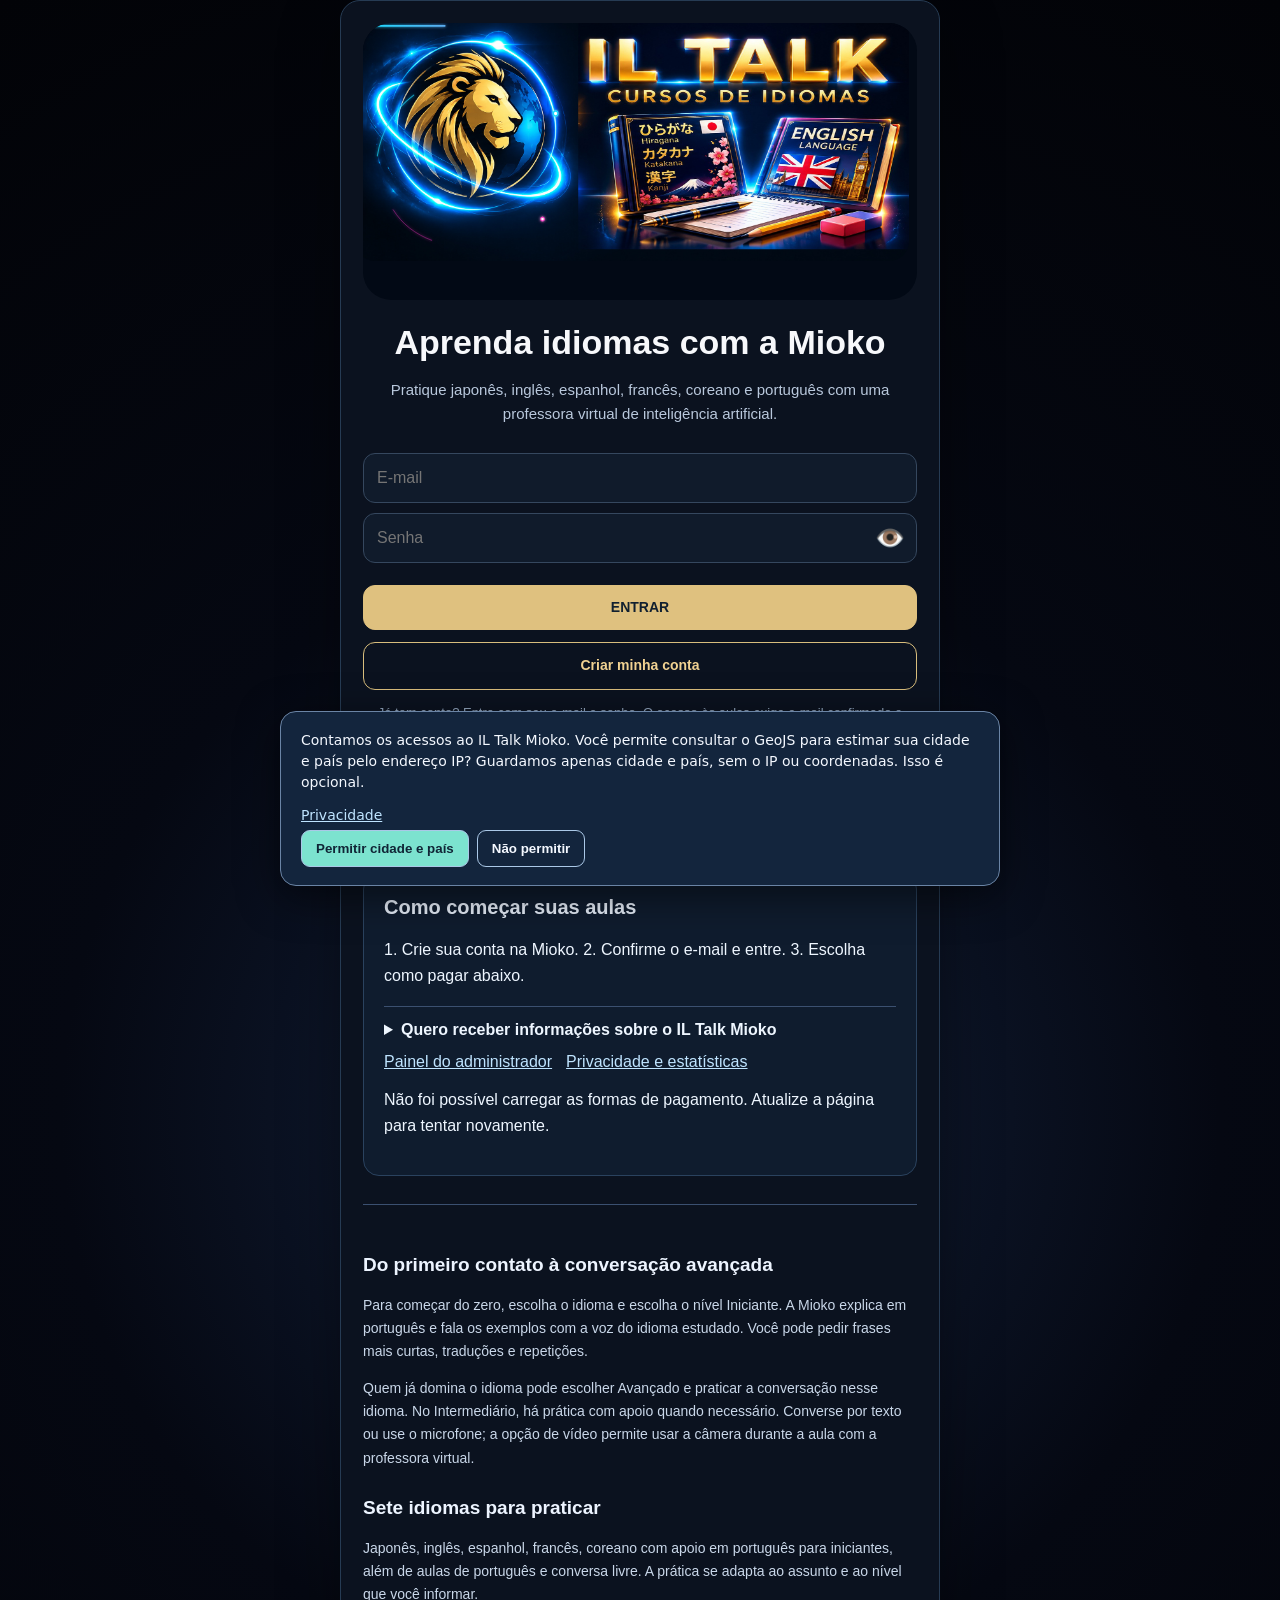
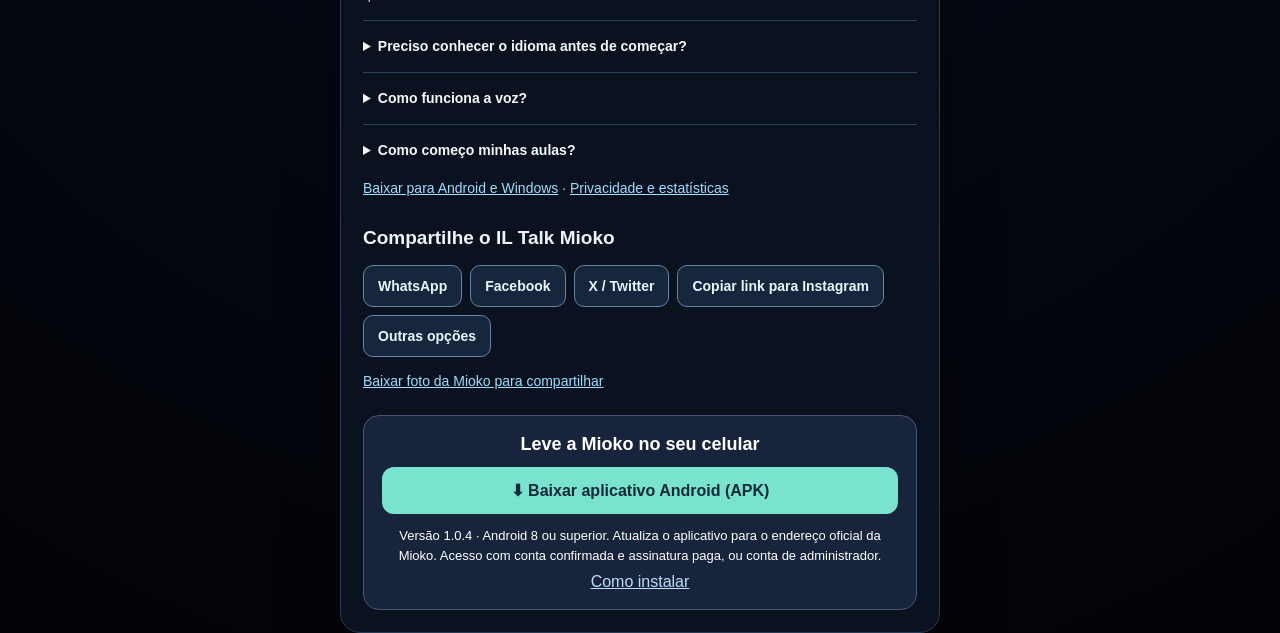
<file: index.html>
<!doctype html><html lang="pt-BR"><head>
<!-- Google tag (gtag.js) -->
<script async src="https://www.googletagmanager.com/gtag/js?id=G-46GT2PFXHM"></script>
<script>
  window.dataLayer = window.dataLayer || [];
  function gtag(){dataLayer.push(arguments);}
  gtag('js', new Date());
  gtag('config', 'G-46GT2PFXHM');
</script>
<meta charset="utf-8"><meta name="viewport" content="width=device-width,initial-scale=1"><title>IL Talk Mioko | Aprenda 7 idiomas com professora de IA</title>
<meta name="description" content="Aprenda japonês, inglês, espanhol, francês, coreano e português com a Mioko. Explicações em português para iniciantes e prática por voz e texto.">
<meta name="robots" content="index,follow,max-image-preview:large">
<meta name="theme-color" content="#101a2d">
<meta property="og:type" content="website">
<meta property="og:site_name" content="IL Talk Mioko">
<meta property="og:locale" content="pt_BR">
<meta property="og:title" content="IL Talk Mioko | Aprenda 7 idiomas com professora de IA">
<meta property="og:description" content="Aprenda japonês, inglês, espanhol, francês, coreano e português com a Mioko. Explicações em português para iniciantes e prática por voz e texto.">
<meta property="og:url" content="https://ilbate-papo.github.io/IL-Talk-Mioko/">
<meta property="og:image" content="https://ilbate-papo.github.io/IL-Talk-Mioko/assets/il-talk-leao-social.jpg">
<meta property="og:image:url" content="https://ilbate-papo.github.io/IL-Talk-Mioko/assets/il-talk-leao-social.jpg">
<link rel="image_src" href="https://ilbate-papo.github.io/IL-Talk-Mioko/assets/il-talk-leao-social.jpg">
<meta property="og:image:secure_url" content="https://ilbate-papo.github.io/IL-Talk-Mioko/assets/il-talk-leao-social.jpg">
<meta property="og:image:type" content="image/jpeg">
<meta property="og:image:width" content="1200">
<meta property="og:image:height" content="675">
<meta property="og:image:alt" content="Leão dourado do IL Talk Cursos de Idiomas com livros de japonês e inglês">
<meta name="twitter:card" content="summary_large_image">
<meta name="twitter:title" content="IL Talk Mioko | Aprenda 7 idiomas com professora de IA">
<meta name="twitter:description" content="Aprenda japonês, inglês, espanhol, francês, coreano e português com a Mioko. Explicações em português para iniciantes e prática por voz e texto.">
<meta name="twitter:image" content="https://ilbate-papo.github.io/IL-Talk-Mioko/assets/il-talk-leao-social.jpg">
<meta name="twitter:image:alt" content="Leão dourado do IL Talk Cursos de Idiomas">
<link rel="canonical" href="https://ilbate-papo.github.io/IL-Talk-Mioko/">
<link rel="icon" type="image/png" href="assets/il-talk-leao.png">
<link rel="sitemap" type="application/xml" href="sitemap.xml">

<script type="application/ld+json">{"@context": "https://schema.org", "@graph": [{"@type": "Organization", "@id": "https://ilbate-papo.github.io/IL-Talk-Mioko/#organization", "name": "IL Talk Mioko", "url": "https://ilbate-papo.github.io/IL-Talk-Mioko/", "logo": "https://ilbate-papo.github.io/IL-Talk-Mioko/assets/il-talk-leao.png"}, {"@type": "WebSite", "@id": "https://ilbate-papo.github.io/IL-Talk-Mioko/#website", "name": "IL Talk Mioko", "url": "https://ilbate-papo.github.io/IL-Talk-Mioko/", "inLanguage": "pt-BR", "publisher": {"@id": "https://ilbate-papo.github.io/IL-Talk-Mioko/#organization"}}, {"@type": "WebApplication", "@id": "https://ilbate-papo.github.io/IL-Talk-Mioko/#app", "name": "IL Talk Mioko", "url": "https://ilbate-papo.github.io/IL-Talk-Mioko/", "applicationCategory": "EducationalApplication", "operatingSystem": "Web, Android", "inLanguage": ["pt-BR", "ja-JP", "en-US", "es-ES", "fr-FR", "ko-KR"], "description": "Aprenda japonês, inglês, espanhol, francês, coreano e português com a Mioko. Explicações em português para iniciantes e prática por voz e texto.", "image": "https://ilbate-papo.github.io/IL-Talk-Mioko/assets/il-talk-leao-social.jpg", "publisher": {"@id": "https://ilbate-papo.github.io/IL-Talk-Mioko/#organization"}}]}</script>
<style id="miokoPageStyles">
*{box-sizing:border-box}body{margin:0;background:#04070d;color:#f7f8fb;font-family:Arial,sans-serif}.hide{display:none!important}.login{min-height:100vh;display:grid;place-items:center;background:radial-gradient(circle,#13213c 0,#050812 45%,#020307 100%)}.card,.panel{background:#0b121f;border:1px solid #29364e;border-radius:20px;box-shadow:0 20px 50px #0007}.loginCard{width:min(430px,92vw);padding:32px;text-align:center}.loginCard h1{letter-spacing:7px}.loginCard h2{font-size:14px;letter-spacing:4px;color:#e5c25a}.loginCard input{width:100%;margin:6px 0;padding:13px;border-radius:10px;border:1px solid #34445e;background:#111b2b;color:white}.loginCard>.nb{width:100%;margin-top:10px}.loginCard small{display:block;color:#788399;margin-top:12px}.lionWrap{position:relative;width:145px;height:145px;margin:auto;display:grid;place-items:center}.lionWrap i{position:absolute;inset:5px;border-radius:50%;border:3px solid #00eaff;border-top-color:#ff3ec8;box-shadow:0 0 12px #00eaff,0 0 30px #00eaff77;animation:r 3s linear infinite}.lionWrap i:nth-child(2){inset:17px;border-color:#ffd24e #8b5cff #ff3ec8 #00eaff;animation-direction:reverse;animation-duration:2.1s}.lion{font-size:84px;filter:drop-shadow(0 0 13px #ffc84c)}@keyframes r{to{transform:rotate(360deg)}}.nb{padding:11px 14px;background:#101a2a;color:white;border:1px solid #00dcff;border-radius:10px;cursor:pointer;transition:.22s;box-shadow:0 0 7px #00dcff55}.nb:hover{border-color:#ff3ec8;box-shadow:0 0 9px #ff3ec8,0 0 24px #8b5cff88;transform:translateY(-1px)}.nb.active,.nb.sel{border-color:#ffd24e;box-shadow:0 0 9px #ffd24e,0 0 22px #ffd24e77}header{position:sticky;top:0;z-index:3;display:flex;justify-content:space-between;align-items:center;padding:14px 4%;background:#070d17;border-bottom:1px solid #26334a}.brand{display:flex;align-items:center;gap:9px}.brand>span{font-size:39px;filter:drop-shadow(0 0 8px #ffd24e)}.brand b{display:block;letter-spacing:3px}.brand small{color:#e5c25a;letter-spacing:2px}nav,.langs,.tools,.quick{display:flex;gap:7px;flex-wrap:wrap}main{max-width:1160px;margin:auto;padding:28px 20px}.panel{padding:23px;margin-bottom:21px}.hero{display:grid;grid-template-columns:2fr 1fr;gap:20px}.hero>div>small{color:#e5c25a}.hero h1{font-size:40px}.hero p{color:#a8b2c3}.mioko{text-align:center;background:#111b2b;border-radius:16px;padding:15px}.mioko>div{font-size:76px}.mioko span{color:#52df88}.roomHead{display:flex;justify-content:space-between;align-items:center}.videos{display:grid;grid-template-columns:2fr 1fr;gap:9px;margin:14px 0}.video{min-height:245px;display:flex;flex-direction:column;align-items:center;justify-content:center;background:radial-gradient(circle,#172640,#060a12);border:1px solid #2d3b54;border-radius:15px}.video .big{font-size:83px}.video span{font-size:11px;color:#8490a5}.pending{opacity:.55}.chat{height:285px;overflow:auto;margin-top:11px;padding:13px;background:#050910;border:1px solid #28364d;border-radius:13px}.msg{max-width:82%;padding:11px 13px;margin:8px 0;background:#131e2f;border-radius:11px}.msg.user{margin-left:auto;background:#59491c}.compose{display:grid;grid-template-columns:1fr auto;gap:8px;margin:9px 0}.compose textarea{min-height:72px;padding:12px;background:#111b2b;color:white;border:1px solid #34445e;border-radius:10px}.progress{display:grid;grid-template-columns:repeat(4,1fr);gap:8px}.progress div{padding:14px;background:#111b2b;border-radius:10px}.progress span{display:block;color:#9ca7b9;margin-top:5px}footer{text-align:center;color:#717c90;padding:28px}@media(max-width:760px){header{align-items:flex-start;flex-direction:column;gap:9px}.hero,.videos{grid-template-columns:1fr}.progress{grid-template-columns:1fr 1fr}.hero h1{font-size:31px}.roomHead{align-items:flex-start;flex-direction:column;gap:8px}}
/* ===== V10: arte oficial + login compacto ===== */
.loginCard{width:min(720px,94vw)!important;padding:20px!important}
.v10Hero{position:relative;width:100%;max-width:680px;margin:0 auto 12px;overflow:hidden;border-radius:18px;box-shadow:0 0 18px #00cfff55}
.v10Hero img{display:block;width:100%;height:auto}
.spark{position:absolute;width:9px;height:9px;border-radius:50%;background:#fff;z-index:4;box-shadow:0 0 5px #fff,0 0 13px #00eaff,0 0 26px #00eaff}
.s1{left:6%;top:50%;animation:heroOrbit1 4.2s linear infinite}
.s2{left:26%;top:10%;animation:heroOrbit2 5.4s linear infinite;box-shadow:0 0 5px #fff,0 0 13px #ff36cf,0 0 26px #ff36cf}
.s3{left:45%;top:57%;animation:heroOrbit3 3.5s linear infinite;box-shadow:0 0 5px #fff,0 0 13px #ffd44d,0 0 26px #ffd44d}
@keyframes heroOrbit1{0%{transform:translate(0,-115px)}25%{transform:translate(135px,0)}50%{transform:translate(0,115px)}75%{transform:translate(-135px,0)}100%{transform:translate(0,-115px)}}
@keyframes heroOrbit2{0%{transform:translate(-105px,0)}25%{transform:translate(0,90px)}50%{transform:translate(105px,0)}75%{transform:translate(0,-90px)}100%{transform:translate(-105px,0)}}
@keyframes heroOrbit3{0%{transform:translate(0,70px)}25%{transform:translate(-120px,0)}50%{transform:translate(0,-70px)}75%{transform:translate(120px,0)}100%{transform:translate(0,70px)}}
.v10Lion{position:relative;width:78px;height:78px;overflow:hidden;border-radius:50%;flex:0 0 78px;box-shadow:0 0 9px #00dfff,0 0 18px #006eff77}
.v10Lion img{width:100%;height:100%;object-fit:cover;object-position:36% 48%;transform:scale(1.15)}
.mini{position:absolute;width:6px;height:6px;border-radius:50%;background:#fff;left:50%;top:2px;box-shadow:0 0 5px #fff,0 0 10px #00eaff;transform-origin:0 36px;animation:miniOrbit 2.8s linear infinite}
.m2{animation-duration:3.8s;animation-direction:reverse;box-shadow:0 0 5px #fff,0 0 10px #ff35cf}
@keyframes miniOrbit{to{transform:rotate(360deg)}}
.exitBtn{border-color:#ff5b72!important}
@media(max-width:720px){.loginCard{width:min(94vw,620px)!important;padding:14px!important}.v10Lion{width:60px;height:60px;flex-basis:60px}}
@media(prefers-reduced-motion:reduce){.spark,.mini{animation:none}}

/* ===== V12 — movimento inspirado no vídeo IL Bate Papo ===== */
.loginCard{width:min(720px,94vw)!important;padding:18px!important}
.v12Hero{position:relative;max-width:680px;margin:0 auto 12px;border-radius:20px;overflow:hidden;isolation:isolate;box-shadow:0 0 16px #00dfff44}
.v12Hero>img{width:100%;display:block;border-radius:20px}

/* "minhoca": segmento curto percorre o PERÍMETRO; não gira a moldura */
.frameRunner{position:absolute;inset:4px;border-radius:17px;pointer-events:none;z-index:9}
.frameRunner:before{content:"";position:absolute;width:120px;height:4px;border-radius:99px;background:linear-gradient(90deg,transparent,#00eaff,#fff,#168bff,transparent);filter:drop-shadow(0 0 5px #00eaff) drop-shadow(0 0 10px #00eaff);animation:perimeter 7s linear infinite}
.fr2:before{width:90px;animation-delay:-3.5s;animation-duration:9s;background:linear-gradient(90deg,transparent,#ff25c8,#ffd44d,#00eaff,transparent);filter:drop-shadow(0 0 5px #ff25c8) drop-shadow(0 0 10px #ffd44d)}
@keyframes perimeter{
0%{left:0;top:0;transform:rotate(0)}
24%{left:calc(100% - 120px);top:0;transform:rotate(0)}
25%{left:calc(100% - 4px);top:0;transform:rotate(90deg);transform-origin:left center}
49%{left:calc(100% - 4px);top:calc(100% - 120px);transform:rotate(90deg);transform-origin:left center}
50%{left:calc(100% - 120px);top:calc(100% - 4px);transform:rotate(180deg)}
74%{left:0;top:calc(100% - 4px);transform:rotate(180deg)}
75%{left:0;top:calc(100% - 4px);transform:rotate(270deg);transform-origin:left center}
99%{left:0;top:0;transform:rotate(270deg);transform-origin:left center}
100%{left:0;top:0;transform:rotate(360deg)}
}

/* Órbitas do leão: elipses inclinadas independentes, como no vídeo */
.lionOrbit{position:absolute;left:4.3%;top:8%;width:43%;height:79%;border:2px solid #00eaff;border-radius:50%;z-index:7;box-shadow:0 0 7px #00eaff,inset 0 0 5px #00eaff;transform:rotate(-18deg)}
.lionOrbit i{position:absolute;width:10px;height:10px;border-radius:50%;background:#fff;left:50%;top:-6px;box-shadow:0 0 5px #fff,0 0 14px #00eaff,0 0 28px #00eaff;animation:orbPoint 3.3s linear infinite;transform-origin:0 calc(39.5% + 85px)}
.lo2{transform:rotate(42deg) scale(.91);border-color:#ff29c8;box-shadow:0 0 7px #ff29c8,inset 0 0 5px #ff29c8}.lo2 i{animation-duration:4.6s;animation-direction:reverse;box-shadow:0 0 5px #fff,0 0 14px #ff29c8,0 0 28px #ff29c8}
.lo3{transform:rotate(72deg) scale(.82);border-color:#ffd34c;box-shadow:0 0 7px #ffd34c,inset 0 0 5px #ffd34c}.lo3 i{animation-duration:5.4s;box-shadow:0 0 5px #fff,0 0 14px #ffd34c,0 0 28px #ffd34c}
@keyframes orbPoint{to{transform:rotate(360deg)}}

/* Cabeçalho interno: a arte adulta permanece; luzes percorrem ao redor */
.v12Lion{position:relative;width:90px;height:90px;flex:0 0 90px;border-radius:50%;overflow:visible}
.v12Lion img{position:absolute;inset:7px;width:76px;height:76px;object-fit:cover;object-position:31% 50%;border-radius:50%;z-index:2;box-shadow:0 0 12px #00dfff77}
.innerRunner{position:absolute;left:4px;top:21px;width:82px;height:48px;border:2px solid #00eaff;border-radius:50%;z-index:4;box-shadow:0 0 7px #00eaff;transform:rotate(-20deg);animation:pulseHue 3s linear infinite}.ir2{transform:rotate(55deg);border-color:#ff2ac8;box-shadow:0 0 7px #ff2ac8;animation-delay:-1.5s}
@keyframes pulseHue{0%,100%{filter:hue-rotate(0deg)}50%{filter:hue-rotate(130deg)}}
.innerBall{position:absolute;width:7px;height:7px;border-radius:50%;background:white;left:45px;top:4px;z-index:6;transform-origin:0 41px;animation:orbPoint 2.8s linear infinite;box-shadow:0 0 5px white,0 0 12px #00eaff}.ib2{animation-duration:3.8s;animation-direction:reverse;box-shadow:0 0 5px white,0 0 12px #ff2ac8}
@media(max-width:700px){.loginCard{width:94vw!important;padding:12px!important}.v12Lion{width:72px;height:72px;flex-basis:72px}.v12Lion img{width:60px;height:60px;inset:6px}.innerRunner{width:66px;height:38px;top:17px}.innerBall{left:36px;transform-origin:0 33px}}
@media(prefers-reduced-motion:reduce){.frameRunner:before,.lionOrbit i,.innerRunner,.innerBall{animation:none}}

/* ===== V15: arcos curvos, sem bastões e sem hélice ===== */
.loginCard{width:min(720px,94vw)!important;padding:16px!important}
.v15Hero{position:relative;max-width:680px;margin:0 auto 12px;border-radius:20px;overflow:hidden;isolation:isolate;box-shadow:0 0 18px #00dfff44}
.v15Hero>img{display:block;width:100%;height:auto;border-radius:20px}
.frameSvg{position:absolute;inset:0;width:100%;height:100%;z-index:10;pointer-events:none}
.wormPath{fill:none;stroke:url(#gFrame);stroke-width:5;stroke-linecap:round;stroke-dasharray:12 88;filter:url(#glow);animation:worm 4.8s linear infinite}
@keyframes worm{to{stroke-dashoffset:-100}}
.lionSvg{position:absolute;left:1.2%;top:2%;width:50%;height:96%;z-index:8;overflow:visible;pointer-events:none}
.arc{fill:none;stroke-width:4;stroke-linecap:round;stroke-dasharray:58 16 22 14;filter:url(#lg);animation:arcRun 4s linear infinite}
.a1{stroke:#00eaff}.a2{stroke:#ff27c8;animation-duration:5.2s;animation-direction:reverse}.a3{stroke:#ffd34e;animation-duration:6.3s}
@keyframes arcRun{to{stroke-dashoffset:-110}}
.ball{fill:white;filter:url(#lg)}.cyan{stroke:#00eaff;stroke-width:4}.pink{stroke:#ff27c8;stroke-width:4}.gold{stroke:#ffd34e;stroke-width:4}
.bookGlow{position:absolute;right:2.5%;bottom:5%;width:46%;height:49%;z-index:6;border-radius:18px;pointer-events:none;animation:books 2.1s ease-in-out infinite}
@keyframes books{0%,100%{box-shadow:0 0 0 transparent;filter:brightness(1)}50%{box-shadow:0 0 16px #00eaff88,0 0 30px #ff27c855,inset 0 0 20px #ffd34e33;filter:brightness(1.14)}}
.v15Lion{position:relative;width:105px;height:105px;flex:0 0 105px;border-radius:50%;overflow:hidden;box-shadow:0 0 12px #00eaff66}
.v15Lion img{position:absolute;inset:0;width:100%;height:100%;object-fit:cover;object-position:34% 50%;z-index:1}
.v15Lion svg{position:absolute;inset:0;width:100%;height:100%;z-index:5;overflow:visible}
.ia{fill:none;stroke-width:2.5;stroke-linecap:round;stroke-dasharray:18 8 7 7;animation:iarun 3.2s linear infinite}.ia1{stroke:#00eaff}.ia2{stroke:#ff27c8;animation-duration:4.1s;animation-direction:reverse}
@keyframes iarun{to{stroke-dashoffset:-60}}.ib{fill:#fff;filter:drop-shadow(0 0 3px currentColor)}
@media(max-width:700px){.loginCard{padding:12px!important}.v15Lion{width:82px;height:82px;flex-basis:82px}}
@media(prefers-reduced-motion:reduce){.wormPath,.arc,.bookGlow,.ia{animation:none}}

/* ===== V16 — PROPORÇÕES FIXAS: sem leão gigante e sem leão anão ===== */
.loginCard{
  width:min(680px,94vw)!important;
  max-width:680px!important;
  padding:14px!important;
  margin:auto!important;
}
.v15Hero{
  width:100%!important;
  max-width:640px!important;
  height:auto!important;
  aspect-ratio:2/1!important;
  margin:0 auto 10px!important;
  overflow:hidden!important;
}
.v15Hero>img{
  width:100%!important;
  height:100%!important;
  object-fit:cover!important;
  display:block!important;
}
.lionSvg{
  left:1.5%!important;
  top:3%!important;
  width:48%!important;
  height:94%!important;
  max-width:310px!important;
  max-height:310px!important;
}
.frameSvg{width:100%!important;height:100%!important}
.bookGlow{right:3%!important;bottom:7%!important;width:43%!important;height:46%!important}

/* Leão interno: ícone de marca, não painel gigante */
.v15Lion{
  width:76px!important;
  height:76px!important;
  min-width:76px!important;
  max-width:76px!important;
  flex:0 0 76px!important;
  overflow:hidden!important;
}
.v15Lion img{
  width:100%!important;
  height:100%!important;
  object-fit:cover!important;
  object-position:34% 50%!important;
}
.v15Lion svg{
  width:76px!important;
  height:76px!important;
  max-width:76px!important;
  max-height:76px!important;
}
.brand{align-items:center!important;gap:10px!important}
.brand b{font-size:18px!important}.brand small{font-size:10px!important}

@media(max-width:700px){
 .loginCard{width:94vw!important;max-width:94vw!important;padding:10px!important}
 .v15Hero{max-width:100%!important}
 .v15Lion,.v15Lion svg{width:62px!important;height:62px!important;min-width:62px!important;max-width:62px!important}
 .v15Lion{flex-basis:62px!important}
}

/* ===== V17 — REI DA SELVA: poucos arcos, finos e elegantes ===== */
.arc{
  stroke-width:2.2!important;
  stroke-dasharray:92 55!important;
  opacity:.68!important;
  filter:drop-shadow(0 0 3px currentColor)!important;
}
.a1{stroke:#00eaff!important;animation-duration:6.2s!important}
.a2{stroke:#ff35c8!important;animation-duration:8s!important;opacity:.52!important}
.ball{r:7}
.lionSvg{opacity:.9!important}

/* Dentro: ainda mais discreto */
.ia{
  stroke-width:1.6!important;
  stroke-dasharray:30 22!important;
  opacity:.62!important;
}
.ia1{stroke:#00eaff!important}.ia2{stroke:#ff35c8!important;opacity:.46!important}
.ib{opacity:.9!important}

/* Moldura: uma única "minhoca" principal; segunda quase imperceptível se herdada */
.wormPath{stroke-width:3.2!important;stroke-dasharray:9 91!important;opacity:.85!important;animation-duration:7s!important}

/* Livros: brilho elegante, sem pisca-pisca agressivo */
.bookGlow{animation-duration:3.4s!important}
@keyframes books{
  0%,100%{box-shadow:0 0 0 transparent;filter:brightness(1)}
  50%{box-shadow:0 0 10px #00eaff55,0 0 18px #ff27c833;filter:brightness(1.07)}
}

/* ===== V18 — LEÃO LIMPO, REFERÊNCIA IL BATE PAPO =====
   A arte do leão manda. Nada de elipses extras sobre a juba. */
.lionSvg,.v15LionSvg,.insideOrbit,
.lionOrbit,.lionOrbits,.orbit,.orbits{display:none!important}

/* Moldura limpa. O segmento luminoso corre DENTRO dela, com folga. */
.v15Hero{position:relative!important}
.v15Hero::before{
  content:"";
  position:absolute;
  inset:7px;
  border-radius:18px;
  padding:2px;
  background:conic-gradient(
    from var(--worm-angle,0deg),
    transparent 0deg 300deg,
    rgba(0,234,255,.08) 310deg,
    #00eaff 322deg,
    #755cff 330deg,
    #ff35c8 338deg,
    #ffc94a 345deg,
    transparent 354deg 360deg
  );
  -webkit-mask:linear-gradient(#000 0 0) content-box,linear-gradient(#000 0 0);
  -webkit-mask-composite:xor;
  mask-composite:exclude;
  pointer-events:none;
  animation:v18Worm 6.4s linear infinite;
  filter:drop-shadow(0 0 5px rgba(0,234,255,.45));
  z-index:5;
}
@property --worm-angle{
  syntax:"<angle>";
  initial-value:0deg;
  inherits:false;
}
@keyframes v18Worm{to{--worm-angle:360deg}}

/* Desliga minhocas/bordas antigas para não duplicar o efeito. */
.frameSvg,.wormPath,.worm,.frameWorm{display:none!important}

/* O leão não cresce, não pulsa e não recebe filtros adicionais. */
.v15Hero>img{
  transform:none!important;
  animation:none!important;
  filter:none!important;
}
.v15Lion,.v15Lion img{
  transform:none!important;
  animation:none!important;
  filter:none!important;
}

/* Dentro do curso: marca limpa. */
.v15Lion::before,.v15Lion::after{display:none!important}

/* ==========================================================
   V19 — MOTOR VISUAL EXTRAÍDO DO IL BATE PAPO
   Mesmas proporções, tempos e trajetórias do efeito original.
   ========================================================== */

/* desliga os experimentos das V15–V18 */
.v15Hero::before,.v15Hero::after{content:none!important;display:none!important}
.frameSvg,.wormPath,.worm,.frameWorm{display:none!important}
.lionSvg,.v15LionSvg,.insideOrbit,.lionOrbit,.lionOrbits,.orbit,.orbits{display:none!important}

/* palco */
.ilbp-mail-stage{
  position:relative!important;
  isolation:isolate!important;
  overflow:visible!important;
  border-radius:28px!important;
  filter:drop-shadow(0 0 24px #008cff55)!important;
  background:transparent!important;
}
.ilbp-mail-stage>img{position:relative!important;z-index:1!important}

/* moldura invisível: só o pequeno LED de 3 cores aparece e percorre o perímetro */
.ilbp-frame-svg{
  display:block!important;
  position:absolute!important;
  inset:-4px!important;
  width:calc(100% + 8px)!important;
  height:calc(100% + 8px)!important;
  z-index:6!important;
  pointer-events:none!important;
  overflow:visible!important;
}
.ilbp-frame-track{fill:none!important;stroke:transparent!important;stroke-width:2!important}
.ilbp-frame-led{
  fill:none!important;
  stroke:url(#ilbpFrameGradient)!important;
  stroke-width:4!important;
  stroke-linecap:round!important;
  stroke-dasharray:120 1880!important;
  filter:url(#ilbpGlow)!important;
  animation:ilbpLedRun 5.2s linear infinite!important;
}
@keyframes ilbpLedRun{to{stroke-dashoffset:-2000}}

/* exatamente a lógica das duas órbitas originais do Bate Papo */
.ilbp-lion-orbit{
  display:block!important;
  position:absolute!important;
  left:1.8%!important;
  top:7%!important;
  width:39%!important;
  height:82%!important;
  box-sizing:border-box!important;
  border:3px solid transparent!important;
  border-top-color:#20d8ff!important;
  border-right-color:#0a8cff!important;
  border-bottom-color:#ff24bd!important;
  border-radius:50%!important;
  z-index:3!important;
  filter:drop-shadow(0 0 8px #20d8ff)!important;
  animation:ilbpLionOrbit 3.7s linear infinite!important;
  pointer-events:none!important;
}
.ilbp-lion-orbit.two{
  left:5.2%!important;
  top:11%!important;
  width:33%!important;
  height:73%!important;
  border-width:2px!important;
  border-top-color:#ffc843!important;
  border-right-color:transparent!important;
  border-bottom-color:#20d8ff!important;
  animation-duration:5.2s!important;
  animation-direction:reverse!important;
}
@keyframes ilbpLionOrbit{to{transform:rotate(360deg)}}

/* globo e esfera/ponto luminoso: mesmas posições e movimento do original */
.ilbp-globe-glow{
  display:block!important;
  position:absolute!important;
  left:10%!important;
  top:20%!important;
  width:22%!important;
  aspect-ratio:1!important;
  border-radius:50%!important;
  z-index:2!important;
  background:radial-gradient(circle at 35% 32%,#3fe8ff2c,#076aff18 42%,transparent 72%)!important;
  box-shadow:0 0 24px #00c8ff99,0 0 55px #0077ff55!important;
  animation:ilbpGlobePulse 2.6s ease-in-out infinite!important;
  pointer-events:none!important;
}
.ilbp-spark{
  display:block!important;
  position:absolute!important;
  left:29%!important;
  top:10%!important;
  width:9px!important;
  height:9px!important;
  border-radius:50%!important;
  background:white!important;
  box-shadow:0 0 8px 3px #20d8ff,0 0 24px 9px #008cff!important;
  z-index:4!important;
  animation:ilbpSpark 4s linear infinite!important;
  pointer-events:none!important;
}
@keyframes ilbpGlobePulse{50%{transform:scale(1.07);filter:brightness(1.35)}}
@keyframes ilbpSpark{
  0%{transform:translate(0,0)}
  25%{transform:translate(8vw,1.5vw)}
  50%{transform:translate(9vw,8vw)}
  75%{transform:translate(1vw,9vw)}
  100%{transform:translate(0,0)}
}

/* a foto/arte não gira nem cresce; só as camadas originais se movem */
.v15Hero>img{transform:none!important;animation:none!important;filter:none!important}

@media(max-width:680px){
  .ilbp-lion-orbit{border-width:2px!important}
  .ilbp-lion-orbit.two{border-width:1.5px!important}
  .ilbp-frame-led{stroke-width:4!important}
}
@media(prefers-reduced-motion:reduce){
  .ilbp-frame-led,.ilbp-lion-orbit,.ilbp-globe-glow,.ilbp-spark{animation:none!important}
}

/* V20 — SOMENTE o ajuste pedido após comparação dos dois vídeos.
   1) sem moldura/trilho visível; 2) minhoca permanece;
   3) esfera permanece; 4) menos arco; 5) idem no leão interno. */

/* trilho invisível de verdade */
.ilbp-frame-track{stroke:transparent!important;opacity:0!important}

/* a minhoca continua exatamente no mesmo caminho, sem borda estática */
.ilbp-frame-led{
  display:block!important;
  stroke-width:4!important;
  stroke-dasharray:105 1895!important;
  opacity:.92!important;
}

/* menos "arame": primeiro arco incompleto e mais transparente */
.ilbp-lion-orbit{
  border-width:2px!important;
  border-left-color:transparent!important;
  border-right-color:transparent!important;
  border-top-color:#20d8ff!important;
  border-bottom-color:#ff24bd!important;
  opacity:.72!important;
}
/* segundo arco ainda mais leve; mantém movimento e não cria gaiola */
.ilbp-lion-orbit.two{
  border-width:1.5px!important;
  border-right-color:transparent!important;
  border-left-color:transparent!important;
  border-top-color:#ffc843!important;
  border-bottom-color:#20d8ff!important;
  opacity:.56!important;
}
/* esfera/ponto do leão permanece */
.ilbp-spark{display:block!important;opacity:1!important}

/* LEÃO DE DENTRO: remove qualquer argola herdada das versões antigas.
   Fica a própria arte do leão, sem círculos CSS adicionais. */
.v15Lion svg,.v15Lion .ia,.v15Lion .ia1,.v15Lion .ia2,
.v15Lion .ib,.v15Lion::before,.v15Lion::after{
  display:none!important;
}
.v15Lion{
  overflow:hidden!important;
  border-radius:50%!important;
  box-shadow:0 0 12px rgba(32,216,255,.28)!important;
}
.v15Lion img{
  display:block!important;
  width:100%!important;height:100%!important;
  object-fit:cover!important;
  transform:none!important;animation:none!important;
}

/* ==========================================================
   V21 — AJUSTE EXATO INDICADO NAS DUAS FOTOS DO USUÁRIO
   NÃO redesenha o restante da tela.
   ========================================================== */

/* 1. ELIMINA a moldura externa apontada na primeira foto.
      A única moldura visível passa a ser a própria moldura da arte. */
.v15Hero,
.v15Hero.ilbp-mail-stage{
  border:0!important;
  outline:0!important;
  box-shadow:none!important;
  background:transparent!important;
  padding:0!important;
  filter:none!important;
}
.v15Hero::before,.v15Hero::after,
.ilbp-mail-stage::before,.ilbp-mail-stage::after{
  content:none!important;
  display:none!important;
}

/* 2. NÃO existe trilho/moldura de LED parada.
      Só o pequeno trecho ("minhoca") percorre o perímetro. */
.ilbp-frame-track{
  display:none!important;
  stroke:none!important;
  opacity:0!important;
}
.ilbp-frame-svg{
  inset:0!important;
  width:100%!important;
  height:100%!important;
  overflow:visible!important;
}
.ilbp-frame-led{
  display:block!important;
  fill:none!important;
  stroke:url(#ilbpFrameGradient)!important;
  stroke-width:3.5!important;
  stroke-linecap:round!important;
  stroke-dasharray:82 1918!important;
  opacity:.96!important;
  filter:url(#ilbpGlow)!important;
  animation:ilbpLedRun 5.2s linear infinite!important;
}

/* 3. LEÃO: somente UM arco adicional em movimento.
      Desliga o segundo arco para não formar a "gaiola". */
.ilbp-lion-orbit{
  display:block!important;
  left:1.8%!important;
  top:7%!important;
  width:39%!important;
  height:82%!important;
  border:2px solid transparent!important;
  border-top-color:#20d8ff!important;
  border-right-color:transparent!important;
  border-bottom-color:#ff24bd!important;
  border-left-color:transparent!important;
  border-radius:50%!important;
  opacity:.68!important;
  animation:ilbpLionOrbit 3.7s linear infinite!important;
}
.ilbp-lion-orbit.two{
  display:none!important;
}

/* 4. Mantém UMA esfera luminosa realmente em movimento ao redor do leão. */
.ilbp-spark{
  display:block!important;
  width:8px!important;
  height:8px!important;
  opacity:1!important;
  animation:ilbpSpark 4s linear infinite!important;
}

/* 5. Não adiciona outra esfera/globo artificial por CSS. */
.ilbp-globe-glow{display:none!important}

/* 6. LEÃO DE DENTRO: zero argolas adicionais.
      Mantém somente a marca limpa, sem círculos herdados. */
.v15Lion svg,
.v15Lion .ia,.v15Lion .ia1,.v15Lion .ia2,.v15Lion .ib,
.v15Lion .insideOrbit,.v15Lion .orbit,.v15Lion .orbits,
.v15Lion::before,.v15Lion::after{
  display:none!important;
}
.v15Lion{
  border:0!important;
  outline:0!important;
  box-shadow:none!important;
  background:transparent!important;
  overflow:hidden!important;
}
.v15Lion img{
  transform:none!important;
  animation:none!important;
  filter:none!important;
}

/* V22 — UMA ÚNICA CORREÇÃO: retirar a moldura azul indicada.
   Não altera leão, arcos, esfera, login, botões ou demais animações. */

/* cobre somente o contorno azul fixo da arte, sem criar outra borda */
.v15Hero.ilbp-mail-stage{
  overflow:hidden!important;
  border-radius:28px!important;
}

/* máscara interna escura estreita sobre a linha azul fixa */
.v15Hero.ilbp-mail-stage::after{
  content:""!important;
  display:block!important;
  position:absolute!important;
  inset:0!important;
  z-index:5!important;
  pointer-events:none!important;
  border-radius:28px!important;
  box-shadow:inset 0 0 0 7px #06101c!important;
}

/* a minhoca continua acima da máscara */
.v15Hero.ilbp-mail-stage .ilbp-frame-svg{
  z-index:7!important;
}

/* nenhuma moldura/trilho fixo */
.v15Hero.ilbp-mail-stage .ilbp-frame-track{
  display:none!important;
  stroke:none!important;
  opacity:0!important;
}

/* V23 — baseado no vídeo 23:04.
   A linha azul está DENTRO da própria arte; portanto não adianta criar
   outra borda por cima. Cortamos somente a beirada da imagem. */

/* remove a tentativa anterior de máscara/borda */
.v15Hero.ilbp-mail-stage::after{
  content:none!important;
  display:none!important;
  box-shadow:none!important;
}

/* recorta a beirada azul que vem gravada na imagem */
.v15Hero.ilbp-mail-stage{
  overflow:hidden!important;
  border:0!important;
  outline:0!important;
  box-shadow:none!important;
  background:#06101c!important;
}
.v15Hero.ilbp-mail-stage>img{
  width:102.8%!important;
  max-width:none!important;
  height:auto!important;
  margin-left:-1.4%!important;
  margin-top:-1.4%!important;
  margin-bottom:-1.4%!important;
  transform:none!important;
  animation:none!important;
}

/* mantém somente a minhoca, sem trilho */
.ilbp-frame-track{display:none!important;stroke:none!important}
.ilbp-frame-svg{z-index:7!important}
.ilbp-frame-led{display:block!important}

/* tira mais um "arame" artificial: nenhum arco CSS adicional.
   Permanecem os arcos que já fazem parte da arte e a esfera móvel. */
.ilbp-lion-orbit,
.ilbp-lion-orbit.two{
  display:none!important;
}
.ilbp-spark{
  display:block!important;
  opacity:1!important;
  animation:ilbpSpark 4s linear infinite!important;
}

/* leão interno também sem argolas artificiais */
.v15Lion svg,.v15Lion::before,.v15Lion::after,
.v15Lion .insideOrbit,.v15Lion .orbit,.v15Lion .orbits{
  display:none!important;
}


/* =========================================================
   V26 — HERO APROVADO + UMA ÚNICA CAMADA DE EFEITOS
   A foto não recebe filtros, moldura ou alteração.
   ========================================================= */
.v15Hero.ilbp-mail-stage{
  position:relative !important;
  overflow:hidden !important;
  border:0 !important;
  outline:0 !important;
  box-shadow:none !important;
  background:#020915 !important;
}
.v15Hero.ilbp-mail-stage > img{
  display:block !important;
  width:100% !important;
  height:auto !important;
  position:relative !important;
  z-index:1 !important;
  border:0 !important;
  outline:0 !important;
  box-shadow:none !important;
  filter:none !important;
  transform:none !important;
}
.v15Hero .ilbp-frame-svg,
.v15Hero .frameSvg,
.v15Hero .ilbp-lion-orbit,
.v15Hero .ilbp-globe-glow,
.v15Hero .ilbp-spark,
.v15Hero .bookGlow{display:none !important}

.v26Fx{
  position:absolute !important;
  inset:0 !important;
  width:100% !important;
  height:100% !important;
  z-index:4 !important;
  pointer-events:none !important;
  overflow:visible !important;
}
.v26Worm{
  fill:none;
  stroke:url(#v26Worm);
  stroke-width:5;
  stroke-linecap:round;
  stroke-dasharray:90 1910;
  filter:url(#v26Glow);
  animation:v26worm 5.4s linear infinite;
}
@keyframes v26worm{to{stroke-dashoffset:-2000}}

.v26Arc{
  fill:none;
  stroke-linecap:round;
  filter:url(#v26Glow);
  opacity:.72;
}
.v26Arc.arc1{
  stroke:#19dcff;
  stroke-width:3;
  stroke-dasharray:210 800;
  animation:v26arc1 4.8s linear infinite;
}
.v26Arc.arc2{
  stroke:#ff35c8;
  stroke-width:2.3;
  stroke-dasharray:150 850;
  opacity:.52;
  animation:v26arc2 6.2s linear infinite reverse;
}
@keyframes v26arc1{to{stroke-dashoffset:-1010}}
@keyframes v26arc2{to{stroke-dashoffset:-1000}}

.v26Ball{
  fill:#fff;
  filter:url(#v26Glow);
}
.v26Ball.ball1{stroke:#19dcff;stroke-width:4}
.v26Ball.ball2{stroke:#ff35c8;stroke-width:3}

@media(max-width:700px){
  .v26Worm{stroke-width:6}
  .v26Arc.arc1{stroke-width:3.4}
  .v26Arc.arc2{stroke-width:2.7}
}
@media(prefers-reduced-motion:reduce){
  .v26Worm,.v26Arc{animation:none}
}


/* V27 — leão interno: mesma cabeça/arte aprovada do login.
   Nenhum outro componente do curso foi alterado. */
.v15Lion{
  position:relative !important;
  overflow:hidden !important;
  border-radius:50% !important;
  background:#020915 !important;
  box-shadow:0 0 10px #00eaff88,0 0 18px #004cff55 !important;
}
.v15Lion > img{
  position:absolute !important;
  inset:0 !important;
  width:100% !important;
  height:100% !important;
  object-fit:cover !important;
  /* A arte aprovada é 1740x771; este enquadramento pega somente o leão à esquerda. */
  object-position:left center !important;
  z-index:1 !important;
  filter:none !important;
  transform:none !important;
}
.v15Lion > svg{
  position:absolute !important;
  inset:0 !important;
  width:100% !important;
  height:100% !important;
  z-index:5 !important;
  display:block !important;
  pointer-events:none !important;
}
.v15Lion .ia{
  fill:none !important;
  stroke-linecap:round !important;
  filter:drop-shadow(0 0 3px currentColor) !important;
}
.v15Lion .ia1{
  stroke:#19dcff !important;
  stroke-width:2.2 !important;
  stroke-dasharray:75 265 !important;
  animation:v27InsideArc1 3.8s linear infinite !important;
}
.v15Lion .ia2{
  stroke:#ff35c8 !important;
  stroke-width:1.7 !important;
  stroke-dasharray:48 285 !important;
  opacity:.70 !important;
  animation:v27InsideArc2 5.1s linear infinite reverse !important;
}
.v15Lion .ib{
  display:block !important;
  fill:#fff !important;
  filter:drop-shadow(0 0 4px #fff) drop-shadow(0 0 7px #19dcff) !important;
}
.v15Lion .ib.pink{
  filter:drop-shadow(0 0 4px #fff) drop-shadow(0 0 7px #ff35c8) !important;
}
@keyframes v27InsideArc1{to{stroke-dashoffset:-340}}
@keyframes v27InsideArc2{to{stroke-dashoffset:-333}}

/* IL Talk Mioko — avatar aprovado. NÃO altera o leão/logotipo. */
.miokoPortrait{width:112px;height:112px;object-fit:cover;object-position:50% 24%;border-radius:50%;display:block;margin:0 auto 10px;border:2px solid #d8b34b;box-shadow:0 0 16px #00d9ff55;}
.miokoVideoPortrait{width:100%;height:205px;object-fit:cover;object-position:50% 25%;border-radius:14px 14px 8px 8px;display:block;margin-bottom:8px;}
.miokoVideo{padding:10px;overflow:hidden;}
@media(max-width:760px){.miokoVideoPortrait{height:230px}.miokoPortrait{width:96px;height:96px}}

/* Mioko áudio/vídeo unificado */
#userVideo{width:100%;height:100%;min-height:180px;object-fit:cover;border-radius:16px;background:#050914}
.video.calling{box-shadow:0 0 0 2px #2ad8ff,0 0 28px #2ad8ff55}
.miokoVideo.speaking{animation:miokoTalk .34s ease-in-out infinite alternate}
@keyframes miokoTalk{from{filter:brightness(1);transform:scale(1)}to{filter:brightness(1.08);transform:scale(1.006)}}
#videoRoom.in-call{position:relative}
@media(max-width:680px){#userVideo{min-height:150px}.videos{gap:8px}}

/* Mioko Sensei VIDA — animação de presença e fala */
.miokoVideo{position:relative;transform-origin:50% 85%;transition:.2s ease}
.miokoVideo.calling .miokoVideoPortrait{animation:miokoAlive 3.2s ease-in-out infinite;transform-origin:50% 75%}
.miokoVideo.calling::after{content:"● AO VIVO";position:absolute;top:18px;left:18px;background:#b40024;color:#fff;padding:5px 9px;border-radius:999px;font-size:11px;font-weight:800;box-shadow:0 0 12px #ff1744aa}
.miokoVideo.speaking .miokoVideoPortrait{animation:miokoSpeaking .24s ease-in-out infinite alternate!important}
@keyframes miokoAlive{0%,100%{transform:translateY(0) rotate(0deg)}45%{transform:translateY(-2px) rotate(-.18deg)}55%{transform:translateY(-2px) rotate(.18deg)}}
@keyframes miokoSpeaking{from{transform:translateY(0) scale(1)}to{transform:translateY(-2px) scale(1.012)}}

/* Mouth follows real audio; breathing is independent and restrained. */
.miokoVideo.speaking{animation:none;filter:none;transform:none}
.miokoVideo.speaking .miokoVideoPortrait{animation:miokoBreathing 5s ease-in-out infinite!important}
.miokoVideo .miokoVideoPortrait,.miokoVideo.calling .miokoVideoPortrait{animation:miokoBreathing 5s ease-in-out infinite;transform-origin:50% 75%}
.miokoVideo.calling::after{content:"Em conversa"}
@keyframes miokoBreathing{0%,100%{transform:translateY(0)}50%{transform:translateY(-1px)}}
@media(prefers-reduced-motion:reduce){.miokoVideo .miokoVideoPortrait,.miokoVideo.speaking .miokoVideoPortrait,.miokoVideo.calling .miokoVideoPortrait{animation:none!important}}

/* Responsive full portrait: preserve head and the signature on the original artwork. */
#miokoVideo .miokoVideoPortrait{
  width:100%;
  height:clamp(230px,48vh,520px);
  object-fit:contain;
  object-position:center;
  background:#050914;
  flex-shrink:0;
}
#miokoVideo{min-width:0}
@media(max-width:760px){
  #miokoVideo .miokoVideoPortrait{height:clamp(230px,55vh,420px)}
}

/* Upright anime portrait: no whole-face pulsing or twisting. */
#miokoVideo .miokoVideoPortrait { animation:none!important; transform:none!important; object-fit:contain; }
.mioko-credit {display:block!important; color:#f5d29e; font-size:13px; margin:6px 0;}


.loginCard .seoTitle{font-size:clamp(25px,5vw,35px);line-height:1.2;letter-spacing:0;margin:22px 0 12px}.loginCard>p{line-height:1.65}.seoAccess{font-size:13px;color:#b8c9e0}.seoInfo{margin-top:28px;padding-top:22px;border-top:1px solid #3b5070;text-align:left;font-size:15px;line-height:1.65}.loginCard .seoInfo h2{font-size:19px;letter-spacing:0;color:#edf4ff;margin:22px 0 12px}.seoInfo p{color:#c9d7e9}.seoInfo a{color:#9cdeff}.seoInfo details{border-top:1px solid #2c415d;margin-top:14px;padding-top:14px}.seoInfo summary{cursor:pointer;font-weight:650}.shareButtons{display:flex;flex-wrap:wrap;gap:8px}.shareButtons a,.shareButtons button{display:inline-block;padding:11px 14px;border:1px solid #6684a6;border-radius:10px;background:#15263d;color:#edf6ff;text-decoration:none;font:600 14px/1.3 Arial,sans-serif;cursor:pointer}.sharePhoto{display:inline-block;font-size:14px}#shareStatus{font-size:13px}


/* Password visibility control, shared by login and account creation. */
.miokoPasswordField{position:relative;width:100%}
.loginCard .miokoPasswordField input{padding-right:60px}
.miokoPasswordToggle{position:absolute;right:5px;top:50%;transform:translateY(-50%);display:grid;place-items:center;width:44px;height:44px;padding:0;border:0;border-radius:8px;background:transparent;color:inherit;font-size:24px;cursor:pointer}
.miokoPasswordToggle:focus-visible{outline:2px solid #00dcff;outline-offset:1px}
</style><link rel="stylesheet" href="portal.css?v=20261015-sala-2"><link rel="stylesheet" href="interface.css?v=20261015-2"></head><body>
<section id="login" class="login"><div class="card loginCard"><div class="v15Hero ilbp-mail-stage">
<img src="assets/site-cde7b0ddde7c.jpg" alt="IL Talk Cursos de Idiomas">
<svg class="v26Fx" viewBox="0 0 1740 771" preserveAspectRatio="none" aria-hidden="true">
 <defs>
  <linearGradient id="v26Worm" x1="0" y1="0" x2="1" y2="0">
   <stop offset="0" stop-color="#19dcff"/>
   <stop offset=".5" stop-color="#ff35c8"/>
   <stop offset="1" stop-color="#ffd84a"/>
  </linearGradient>
  <filter id="v26Glow" x="-80%" y="-80%" width="260%" height="260%">
   <feGaussianBlur stdDeviation="5" result="b"/>
   <feMerge><feMergeNode in="b"/><feMergeNode in="SourceGraphic"/></feMerge>
  </filter>
  <path id="v26Orb1" d="M45 370 C95 95 555 55 650 335 C705 505 530 670 285 650 C80 635 5 505 45 370Z"/>
  <path id="v26Orb2" d="M95 520 C205 680 565 655 655 425 C720 255 555 125 330 135 C135 145 45 330 95 520Z"/>
 </defs>
 <rect class="v26Worm" x="8" y="8" width="1724" height="755" rx="28" pathLength="2000"/>
 <path class="v26Arc arc1" d="M45 370 C95 95 555 55 650 335"/>
 <path class="v26Arc arc2" d="M95 520 C205 680 565 655 655 425"/>
 <circle class="v26Ball ball1" r="7"><animateMotion dur="4.8s" repeatCount="indefinite"><mpath href="#v26Orb1"/></animateMotion></circle>
 <circle class="v26Ball ball2" r="5.5"><animateMotion dur="6.2s" repeatCount="indefinite"><mpath href="#v26Orb2"/></animateMotion></circle>
</svg>

</div>
<h1 class="seoTitle">Aprenda idiomas com a Mioko</h1><p>Pratique japonês, inglês, espanhol, francês, coreano e português com uma professora virtual de inteligência artificial.</p><input id="email" placeholder="E-mail"><div class="miokoPasswordField"><input id="pass" type="password" placeholder="Senha"><button id="miokoPasswordToggle" class="miokoPasswordToggle" type="button" aria-controls="pass" aria-label="Mostrar senha" title="Mostrar senha" aria-pressed="false">👁️</button></div><button id="enter" class="nb">ENTRAR</button><p class="seoAccess">Já tem conta? Entre com seu e-mail e senha. O acesso às aulas exige e-mail confirmado e pagamento conferido.</p>
<nav class="miokoPublicLinks publicEntryLinks" aria-label="Informações da Mioko"><a href="privacidade.html">Privacidade</a><a href="sobre-o-professor.html">Sobre o professor</a></nav><section id="miokoPublicInfo" class="seoInfo" aria-labelledby="learnTitle">
<h2 id="learnTitle">Do primeiro contato à conversação avançada</h2>
<p>Para começar do zero, escolha o idioma e escolha o nível Iniciante. A Mioko explica em português e fala os exemplos com a voz do idioma estudado. Você pode pedir frases mais curtas, traduções e repetições.</p>
<p>Quem já domina o idioma pode escolher Avançado e praticar a conversação nesse idioma. No Intermediário, há prática com apoio quando necessário. Converse por texto ou use o microfone; a opção de vídeo permite usar a câmera durante a aula com a professora virtual.</p>
<h2>Sete idiomas para praticar</h2>
<p>Japonês, inglês, espanhol, francês, coreano com apoio em português para iniciantes, além de aulas de português e conversa livre. A prática se adapta ao assunto e ao nível que você informar.</p>
<details><summary>Preciso conhecer o idioma antes de começar?</summary><p>Não. O modo para iniciantes usa explicações em português e exemplos curtos no idioma escolhido. Para praticar a conversação no idioma escolhido, selecione o nível Avançado.</p></details>
<details><summary>Como funciona a voz?</summary><p>Cada trecho usa a voz de seu idioma. A disponibilidade depende do celular ou navegador. Se faltar uma voz, instale o idioma nas configurações de texto para fala do aparelho; a conversa por texto continua disponível.</p></details>
<details><summary>Como começo minhas aulas?</summary><p>Crie sua conta, confirme o e-mail e escolha uma forma de pagamento. Depois de pagar, informe a transação para conferência. O administrador confirma o recebimento e libera o período de acesso.</p></details>
<p><a href="baixar.html">Baixar para Android e Windows</a> · <a href="privacidade.html">Privacidade e estatísticas</a></p>
<div class="seoShare" aria-labelledby="shareTitle"><h2 id="shareTitle">Compartilhe o IL Talk Mioko</h2><div class="shareButtons">
<a id="shareWhatsApp" href="https://wa.me/?text=Conhe%C3%A7a%20o%20IL%20Talk%20Mioko%20https%3A%2F%2Filbate-papo.github.io%2FIL-Talk-Mioko%2Fconvite.html%3Fv%3Dleao-20261010" target="_blank" rel="noopener noreferrer">WhatsApp</a>
<a id="shareFacebook" href="https://www.facebook.com/sharer/sharer.php?u=https%3A%2F%2Filbate-papo.github.io%2FIL-Talk-Mioko%2Fconvite.html%3Fv%3Dleao-20261010" target="_blank" rel="noopener noreferrer">Facebook</a>
<a id="shareX" href="https://twitter.com/intent/tweet?url=https%3A%2F%2Filbate-papo.github.io%2FIL-Talk-Mioko%2Fconvite.html%3Fv%3Dleao-20261010&amp;text=Conhe%C3%A7a%20o%20IL%20Talk%20Mioko" target="_blank" rel="noopener noreferrer">X / Twitter</a>
<button id="shareInstagram" type="button">Copiar link para Instagram</button><button id="shareOther" type="button">Outras opções</button></div>
<p id="shareStatus" role="status"></p><a class="sharePhoto" href="assets/mioko-social-v3.jpg" download="IL-Talk-Mioko.jpg">Baixar foto da Mioko para compartilhar</a></div>
</section></div></section>
<div id="app" class="hide"><header><div class="brand"><div class="v15Lion">
<img src="assets/site-cde7b0ddde7c.jpg" alt="Leão dourado IL Talk">
<svg viewBox="0 0 120 120" aria-hidden="true">
 <ellipse class="ia ia1" cx="60" cy="60" rx="54" ry="28" transform="rotate(-18 60 60)"/>
 <ellipse class="ia ia2" cx="60" cy="60" rx="48" ry="37" transform="rotate(48 60 60)"/>
 <path id="ip1" d="M8,60 C22,8 98,8 112,60 C98,112 22,112 8,60" fill="none"/>
 <path id="ip2" d="M25,15 C100,10 116,88 62,112 C2,95 1,37 25,15" fill="none"/>
 <circle class="ib cyan" r="3.5"><animateMotion dur="2.8s" repeatCount="indefinite"><mpath href="#ip1"/></animateMotion></circle>
 <circle class="ib pink" r="3"><animateMotion dur="3.7s" repeatCount="indefinite"><mpath href="#ip2"/></animateMotion></circle>
</svg></div><div><b>IL TALK</b><small>CURSOS DE IDIOMAS</small></div></div><nav aria-label="Áreas da Mioko"><button type="button" id="openMiokoRoom" class="nb active">Sala da Mioko</button><button class="nb" data-mode="Aluno">Aluno</button><button class="nb" data-mode="Professor">Professor</button><button class="nb" data-mode="Administração">Administração</button><button id="exitCourse" class="nb exitBtn">Sair</button></nav></header><main>
<section class="panel hero"><div><small>NIVELAMENTO POR CONVERSAÇÃO</small><h1>Converse com a Mioko San.</h1><p>Escolha o idioma e pratique no seu ritmo, por texto ou voz.</p></div><div class="mioko"><img class="miokoPortrait" src="assets/mioko-anime.webp" alt="Mioko — Professora Virtual de Idiomas"><h2>Mioko IA</h2><span>● Professora Virtual de Idiomas</span></div></section>
<section class="panel"><h2>Conversa e aulas</h2><div class="langs"><button class="nb" data-lang="Português">🇧🇷 Português</button><button class="nb sel" data-lang="Japonês">🇯🇵 Japonês</button><button class="nb" data-lang="Inglês">🇬🇧 Inglês</button><button class="nb" data-lang="Espanhol">🇪🇸 Espanhol</button><button class="nb" data-lang="Francês">🇫🇷 Francês</button><button class="nb" data-lang="Coreano">🇰🇷 Coreano</button><button class="nb" data-lang="Conversa livre">💬 Conversa livre</button></div></section>
<section class="panel"><div class="roomHead"><div><h2>📹 Sala da Professora Mioko</h2><p id="status">Japonês • avaliação adaptativa</p></div><button id="begin" class="nb">✨ COMEÇAR AULA</button></div>
<div class="videos" id="videoRoom"><div class="video miokoVideo" id="miokoVideo"><img class="miokoVideoPortrait" src="assets/mioko-anime.webp" alt="Mioko — Professora Virtual de Idiomas"><b>Mioko IA</b><span class="mioko-credit">Professor Ildebrando Leandro</span><span>Professora Virtual de Idiomas</span></div><div class="video" id="userVideoBox"><video id="userVideo" autoplay muted playsinline hidden></video><div class="big" id="userPlaceholder">👤</div><b>Você</b><span id="cameraStatus">Câmera opcional</span></div></div>
<div class="tools"><button id="videoCall" class="nb">📹 Vídeo IA</button><button id="voiceCall" class="nb">📞 Chamada IA</button><button id="voice" class="nb">🔊 Voz ligada</button><button id="mic" class="nb">🎙️ Microfone opcional</button><button id="photo" class="nb">📷 Foto</button><button id="file" class="nb">📎 Arquivo</button></div><input id="photoIn" type="file" accept="image/*" capture="environment" hidden><input id="fileIn" type="file" hidden>
<div id="chat" class="chat"><div class="msg ai"><b>Mioko IA</b><p>Olá! Selecione seu idioma e converse com a Mioko por texto ou chamada.</p></div></div>
<div class="compose"><textarea id="text" placeholder="Escreva para a Mioko. Você não precisa usar microfone."></textarea><button id="send" class="nb">💬 ENVIAR</button></div>
<div class="quick"><button class="nb" data-q="Fale mais devagar e depois repita.">🐢 Mais devagar</button><button class="nb" data-lesson-only data-q="Explique em português e depois repita no idioma estudado.">🇧🇷 Português</button><button class="nb" data-q="Repita novamente.">🔁 Repetir</button><button class="nb" data-lesson-only data-q="Aumente a dificuldade.">🚀 Avançar</button><button class="nb" data-lesson-only data-q="Converse somente no idioma escolhido.">💬 Só no idioma</button></div></section>
<section class="panel"><h2>Progresso do aluno</h2><div class="progress"><div><b>Nível</b><span id="level">Em avaliação</span></div><div><b>Conversação</b><span>Em construção</span></div><div><b>Última aula</b><span>Salva neste dispositivo</span></div><div><b>Retomar</b><span>Do ponto anterior</span></div></div></section>
</main><footer><nav class="miokoPublicLinks" aria-label="Informações da Mioko"><a href="privacidade.html">Privacidade</a><a href="sobre-o-professor.html">Sobre o professor</a><a href="exclusao-conta.html">Minha conta e meus dados</a></nav><p>🦁 IL Talk Cursos de Idiomas · Professor Ildebrando Leandro</p></footer></div><script src="config.js"></script><script src="app.js?v=20261107-android104"></script><script src="compartilhar.js?v=20261010-3"></script>
<script>
(() => {
  const password = document.getElementById('pass');
  const toggle = document.getElementById('miokoPasswordToggle');
  const setVisible = visible => {
    password.type = visible ? 'text' : 'password';
    toggle.textContent = visible ? '🙈' : '👁️';
    toggle.setAttribute('aria-label', visible ? 'Esconder senha' : 'Mostrar senha');
    toggle.setAttribute('title', visible ? 'Esconder senha' : 'Mostrar senha');
    toggle.setAttribute('aria-pressed', String(visible));
  };
  toggle.addEventListener('click', () => setVisible(password.type === 'password'));
  // Return to a hidden password when submitting or leaving the login screen.
  document.getElementById('enter').addEventListener('click', () => setVisible(false));
  document.addEventListener('visibilitychange', () => {
    if (document.hidden) setVisible(false);
  });
})();
</script><script src="portal.js?v=20261107-android104"></script><script src="public-links.js?v=20261015-1"></script><script src="app-update.js?v=20261107-android104"></script></body></html>
</file>
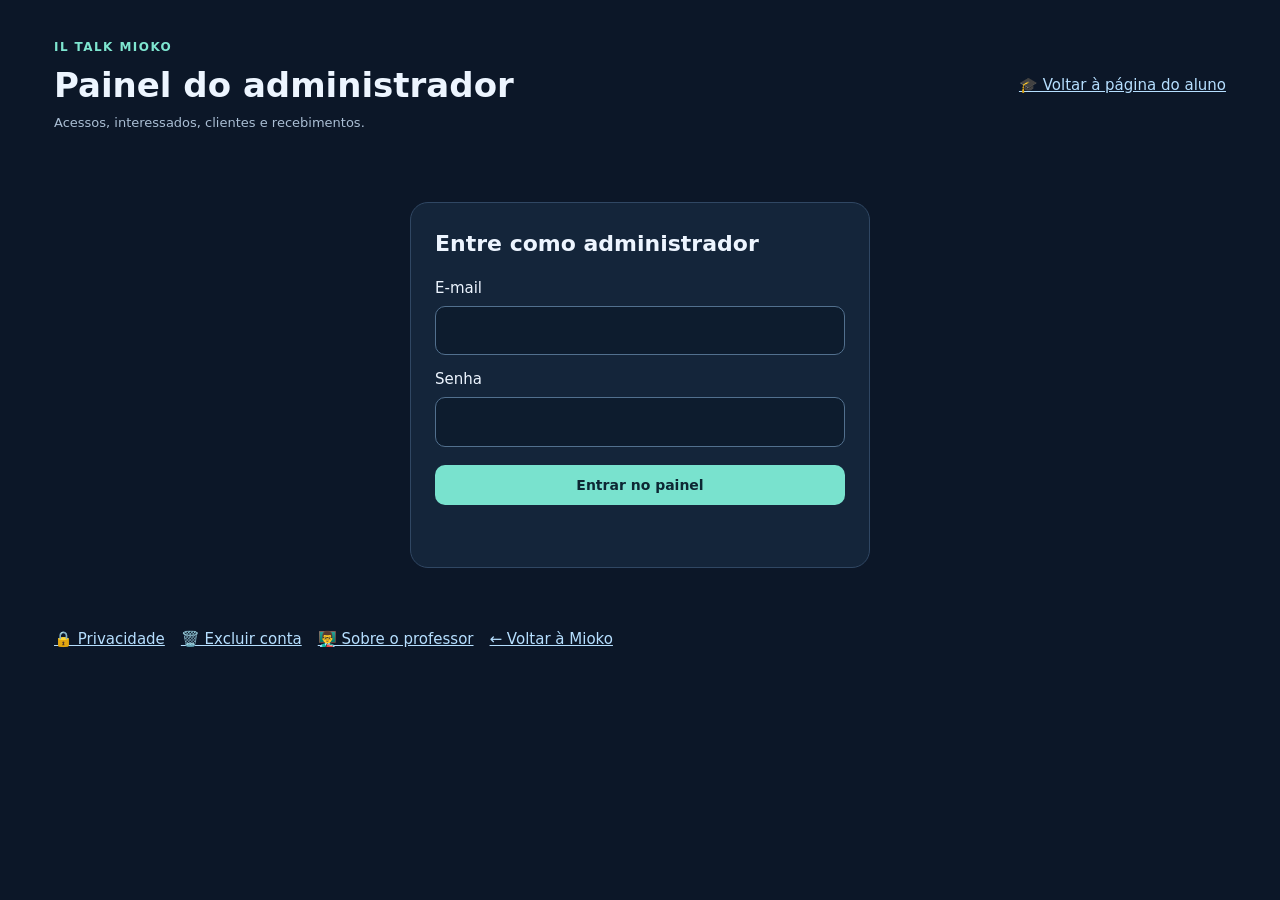
<file: admin.html>
<!doctype html><html lang="pt-BR"><head><meta charset="utf-8"><meta name="viewport" content="width=device-width,initial-scale=1"><meta name="robots" content="noindex,nofollow"><title>Painel do administrador · IL Talk Mioko</title><link rel="stylesheet" href="admin.css?v=20261015-2"></head><body><main>
<header class="top"><div><p class="eyebrow">IL TALK MIOKO</p><h1>Painel do administrador</h1><p class="muted">Acessos, interessados, clientes e recebimentos.</p></div><a href="./#aluno">🎓 Voltar à página do aluno</a></header>
<section id="adminLogin" class="card login"><h2>Entre como administrador</h2><form id="adminLoginForm"><label for="adminEmail">E-mail</label><input id="adminEmail" type="email" autocomplete="username" required><label for="adminPassword">Senha</label><input id="adminPassword" type="password" autocomplete="current-password" required><button id="adminEnter" type="submit">Entrar no painel</button></form><p id="loginStatus" class="status" role="status"></p></section>
<div id="adminApp" hidden><div class="row"><label for="period">Período</label><select id="period"><option value="7">Últimos 7 dias</option><option value="30" selected>Últimos 30 dias</option><option value="90">Últimos 90 dias</option></select><button id="refresh" class="secondary">Atualizar dados</button><button id="logout" class="secondary">Sair</button></div><p id="adminStatus" class="status" role="status"></p>
<nav class="tabnav" aria-label="Seções do painel"><button data-tab="overview" class="active">Visão geral</button><button data-tab="clients">Cadastros e clientes</button><button data-tab="payments">Conferir pagamentos</button><button data-tab="leads">Leads</button><button data-tab="settings">Configurar cobrança</button></nav>
<section data-panel="overview"><div id="metrics" class="metrics"></div><div class="card"><h2>Visitas por dia</h2><div id="chart"></div><p id="trackingNote" class="muted"></p></div><div class="two"><section class="card"><h2>🌍 Países e bandeiras dos visitantes</h2><div id="countryHighlights" class="countryHighlights" aria-label="Resumo de países"></div><div id="countries" class="tableWrap"></div></section><section class="card"><h2>📍 Cidades dos visitantes</h2><div id="cities" class="tableWrap"></div></section></div><p class="muted">Cidade e país são aproximações pelo IP, consultadas somente com autorização do visitante. Sem autorização ou sem resultado, a visita entra no total sem localização. Visitas e sessões podem incluir acessos repetidos; não identificam pessoas únicas. Sua conta de administrador não entra nos cadastros de clientes.</p></section>
<section data-panel="clients" hidden><div class="card"><h2>Cadastros e acesso dos clientes</h2><p class="muted">Até 100 cadastros mais recentes. A confirmação de recebimento fica na seção Conferir pagamentos.</p><div id="clients" class="tableWrap"></div></div></section>
<section data-panel="payments" hidden><div class="card"><h2>Pagamentos informados pelos clientes</h2><p class="muted">Esta lista mostra solicitações de conferência. O pagamento só será registrado como recebido quando você conferir o crédito no banco ou no Mercado Pago.</p><div id="requests" class="tableWrap"></div></div><div class="card settings"><h2>Confirmar recebimento e liberar acesso</h2><form id="confirmForm"><label for="paymentUser">Cliente</label><select id="paymentUser" required></select><label for="paymentMethod">Forma de pagamento</label><select id="paymentMethod"><option value="pix">Pix</option><option value="mercadopago">Mercado Pago</option></select><label for="paymentReference">ID da transação / E2E</label><input id="paymentReference" required minlength="6" maxlength="120" placeholder="ID da transação, nunca o número de cartão"><label class="received"><input id="receivedConfirmed" type="checkbox" required><span id="receivedText">Conferi que o valor foi creditado na minha conta.</span></label><button type="submit" id="confirmPayment">Confirmar recebimento</button></form><p id="paymentStatus" class="status" role="status"></p></div></section>
<section data-panel="leads" hidden><div class="card"><h2>Interessados e conversão em clientes</h2><p class="muted">Lead é quem enviou o formulário de interesse com autorização de contato. Conversão significa que esse mesmo e-mail tem um recebimento confirmado. Até 100 leads do período.</p><div id="leads" class="tableWrap"></div></div></section>
<section data-panel="settings" hidden><div class="card settings"><h2>Dados para receber pagamentos</h2><form id="settingsForm"><label for="price">Valor em reais</label><input id="price" type="number" min="1" max="100000" step="0.01" required><label for="accessDays">Dias de acesso por pagamento</label><input id="accessDays" type="number" min="1" max="366" required><label for="pixKey">Chave Pix</label><input id="pixKey" maxlength="77" placeholder="CPF, CNPJ, e-mail, telefone ou chave aleatória"><label for="pixOwner">Favorecido do Pix</label><input id="pixOwner" maxlength="120"><label for="pixBank">Banco</label><input id="pixBank" maxlength="80"><label for="mercadoPagoUrl">Link público de pagamento do Mercado Pago</label><input id="mercadoPagoUrl" type="url" maxlength="500" placeholder="https://mpago.la/... ou link oficial do Mercado Pago"><p class="muted">No Mercado Pago, crie um Link de pagamento na área Cobrar ou Receber. Cole o link público aqui. Não coloque número do cartão, senha ou chave secreta. Um link de cobrança não confirma o pagamento automaticamente neste painel.</p><button id="saveSettings" type="submit">Salvar cobrança</button></form><p id="settingsStatus" class="status" role="status"></p></div></section>
</div><nav aria-label="Informações da Mioko" style="display:flex;gap:16px;flex-wrap:wrap;margin:28px 0"><a href="privacidade.html">🔒 Privacidade</a><a href="exclusao-conta.html">🗑️ Excluir conta</a><a href="sobre-o-professor.html">👨‍🏫 Sobre o professor</a><a href="./">← Voltar à Mioko</a></nav></main><script src="config.js"></script><script src="admin.js?v=20261015-2"></script></body></html>
</file>
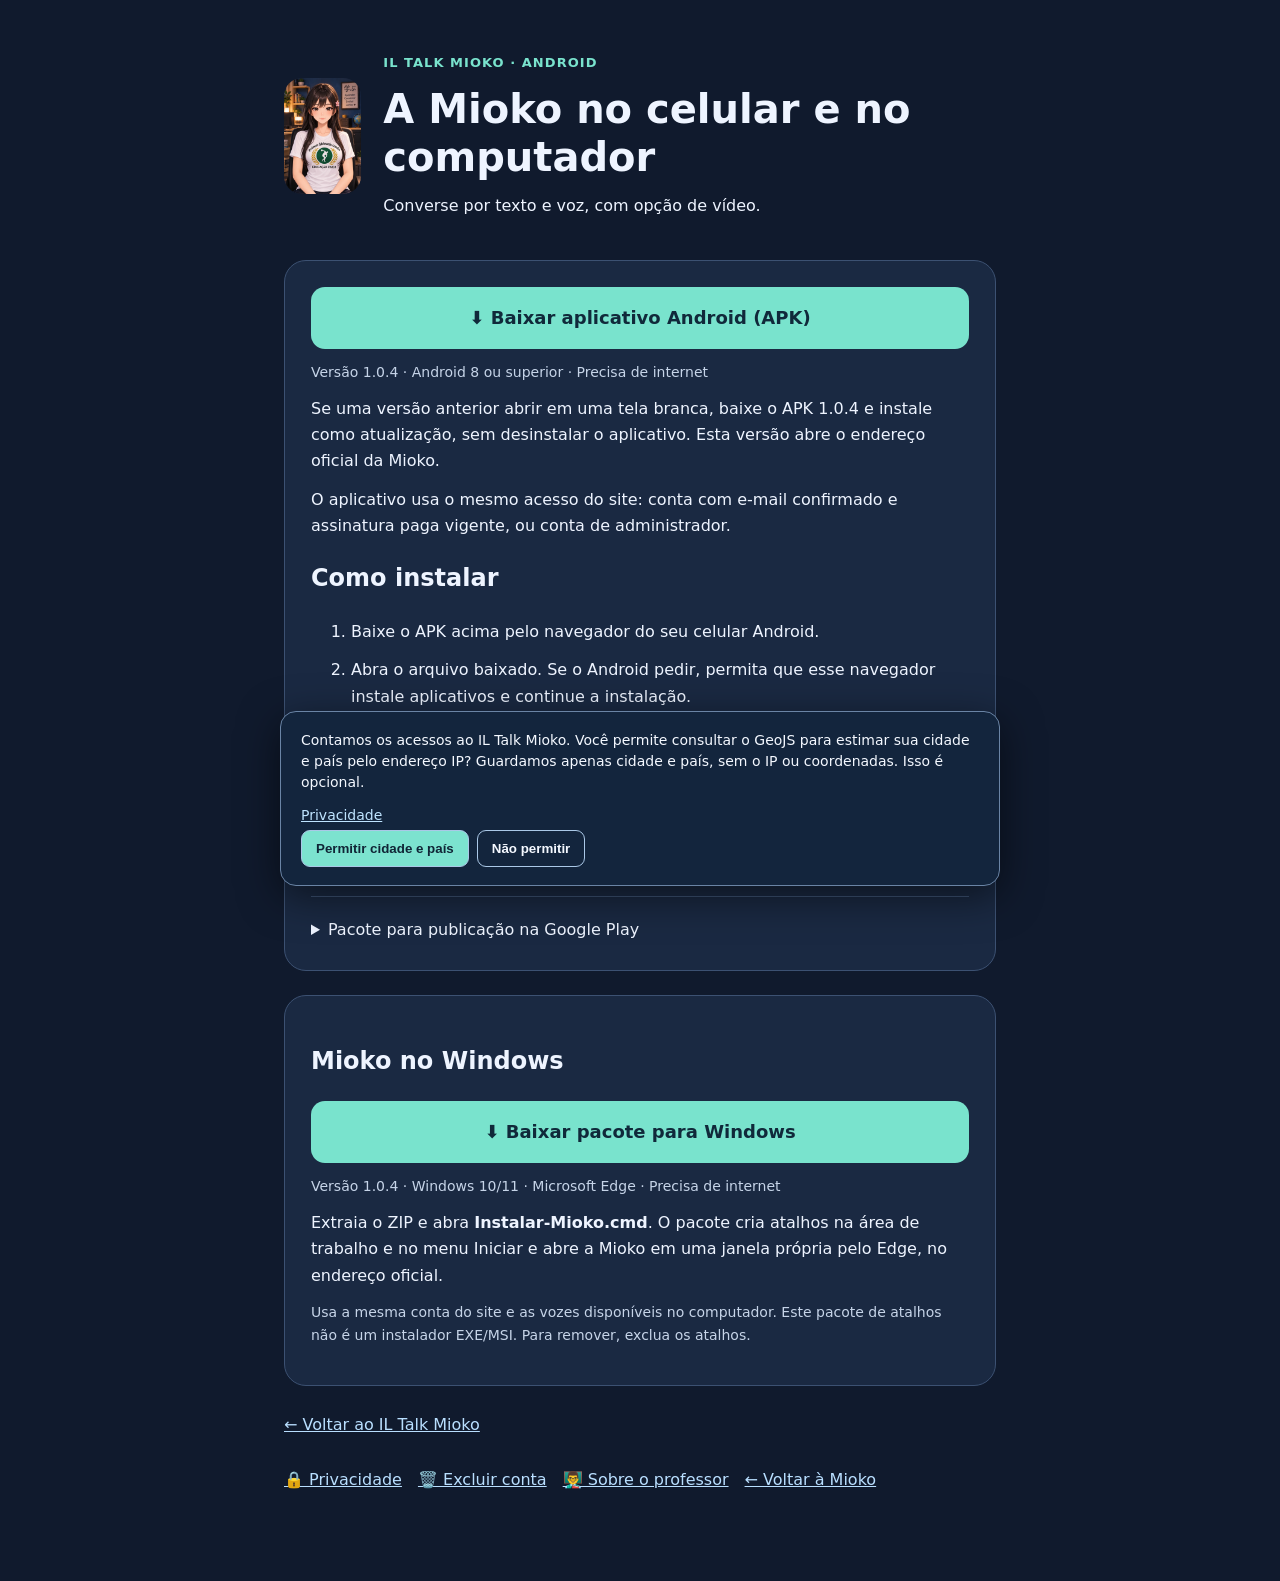
<file: baixar.html>
<!doctype html>
<html lang="pt-BR">
<head>
  <meta charset="utf-8">
  <meta name="viewport" content="width=device-width,initial-scale=1">
  <meta name="theme-color" content="#101a2d">
  <title>Baixar para Android e Windows | IL Talk Mioko</title>
  
  <style>
    *{box-sizing:border-box}body{margin:0;background:#101a2d;color:#eef4ff;font:16px/1.65 system-ui,sans-serif}main{max-width:760px;margin:0 auto;padding:40px 24px 60px}a{color:#b9dfff}header{display:flex;gap:22px;align-items:center;margin-bottom:28px}header img{width:92px;height:116px;object-fit:cover;object-position:50% 18%;border-radius:18px}h1{font-size:clamp(28px,6vw,40px);line-height:1.2;margin:0 0 10px}p{margin:12px 0}.card{background:#1a2942;border:1px solid #3c5172;border-radius:22px;padding:26px}.button{display:block;text-align:center;background:#79e3cd;color:#10293a;padding:16px;border-radius:14px;text-decoration:none;font-weight:750;font-size:18px}.small{font-size:14px;color:#c6d4e8}li{margin-bottom:12px}details{margin-top:24px;border-top:1px solid #3c5172;padding-top:20px}footer{margin-top:26px}.version{color:#79e3cd;font-size:13px;font-weight:700;letter-spacing:.08em}
  </style>

<meta name="description" content="Baixe o APK oficial do IL Talk Mioko para Android. Pratique sete idiomas com a professora virtual por texto e voz, com opção de vídeo.">
<meta name="robots" content="index,follow,max-image-preview:large">
<meta name="theme-color" content="#101a2d">
<meta property="og:type" content="website">
<meta property="og:site_name" content="IL Talk Mioko">
<meta property="og:locale" content="pt_BR">
<meta property="og:title" content="Baixar IL Talk Mioko para Android | APK oficial">
<meta property="og:description" content="Baixe o APK oficial do IL Talk Mioko para Android. Pratique sete idiomas com a professora virtual por texto e voz, com opção de vídeo.">
<meta property="og:url" content="https://mioko.il-talk.com.br/baixar.html">
<meta property="og:image" content="https://mioko.il-talk.com.br/assets/mioko-social-v3.jpg">
<meta property="og:image:url" content="https://mioko.il-talk.com.br/assets/mioko-social-v3.jpg">
<link rel="image_src" href="https://mioko.il-talk.com.br/assets/mioko-social-v3.jpg">
<meta property="og:image:secure_url" content="https://mioko.il-talk.com.br/assets/mioko-social-v3.jpg">
<meta property="og:image:type" content="image/jpeg">
<meta property="og:image:width" content="1200">
<meta property="og:image:height" content="630">
<meta property="og:image:alt" content="Professora virtual Mioko, em estilo anime, com a camiseta Professor Ildebrando Leandro">
<meta name="twitter:card" content="summary_large_image">
<meta name="twitter:title" content="Baixar IL Talk Mioko para Android | APK oficial">
<meta name="twitter:description" content="Baixe o APK oficial do IL Talk Mioko para Android. Pratique sete idiomas com a professora virtual por texto e voz, com opção de vídeo.">
<meta name="twitter:image" content="https://mioko.il-talk.com.br/assets/mioko-social-v3.jpg">
<meta name="twitter:image:alt" content="Professora virtual Mioko com a camiseta Professor Ildebrando Leandro">
<link rel="canonical" href="https://mioko.il-talk.com.br/baixar.html">
<link rel="icon" type="image/png" href="assets/il-talk-leao.png">
<link rel="sitemap" type="application/xml" href="sitemap.xml">
</head>
<body><main>
  <header><img src="assets/mioko-anime.webp" alt="Professora virtual Mioko"><div><p class="version">IL TALK MIOKO · ANDROID</p><h1>A Mioko no celular e no computador</h1><p>Converse por texto e voz, com opção de vídeo.</p></div></header>
  <section class="card" aria-label="Download do aplicativo">
    <a class="button" href="downloads/IL-Talk-Mioko-1.0.4.apk" download>⬇ Baixar aplicativo Android (APK)</a>
    <p class="small">Versão 1.0.4 · Android 8 ou superior · Precisa de internet</p>
    <p>Se uma versão anterior abrir em uma tela branca, baixe o APK 1.0.4 e instale como atualização, sem desinstalar o aplicativo. Esta versão abre o endereço oficial da Mioko.</p>
    <p>O aplicativo usa o mesmo acesso do site: conta com e-mail confirmado e assinatura paga vigente, ou conta de administrador.</p>
    <h2>Como instalar</h2>
    <ol><li>Baixe o APK acima pelo navegador do seu celular Android.</li><li>Abra o arquivo baixado. Se o Android pedir, permita que esse navegador instale aplicativos e continue a instalação.</li><li>Abra <strong>IL Talk Mioko</strong> e entre com seu e-mail e senha.</li><li>Ao iniciar uma conversa por voz ou vídeo, permita o microfone e a câmera.</li></ol>
    <p class="small">A voz usa os idiomas disponíveis nas configurações de texto para fala do seu Android. Se um idioma não estiver disponível, instale a voz correspondente. Este APK é para Android; não instala em iPhone.</p>
    <details><summary>Pacote para publicação na Google Play</summary><p>O AAB é o arquivo para enviar à Google Play e não instala diretamente no celular.</p><a href="downloads/IL-Talk-Mioko-1.0.4.aab" download>Baixar AAB 1.0.4</a></details>
  </section>
  <section class="card" style="margin-top:24px" aria-label="Download para Windows">
    <h2>Mioko no Windows</h2>
    <a class="button" href="downloads/IL-Talk-Mioko-Windows-1.0.4.zip" download>⬇ Baixar pacote para Windows</a>
    <p class="small">Versão 1.0.4 · Windows 10/11 · Microsoft Edge · Precisa de internet</p>
    <p>Extraia o ZIP e abra <strong>Instalar-Mioko.cmd</strong>. O pacote cria atalhos na área de trabalho e no menu Iniciar e abre a Mioko em uma janela própria pelo Edge, no endereço oficial.</p>
    <p class="small">Usa a mesma conta do site e as vozes disponíveis no computador. Este pacote de atalhos não é um instalador EXE/MSI. Para remover, exclua os atalhos.</p>
  </section>
  <footer><a href="./">← Voltar ao IL Talk Mioko</a></footer>
<nav aria-label="Informações da Mioko" style="display:flex;gap:16px;flex-wrap:wrap;margin:28px 0"><a href="privacidade.html">🔒 Privacidade</a><a href="exclusao-conta.html">🗑️ Excluir conta</a><a href="sobre-o-professor.html">👨‍🏫 Sobre o professor</a><a href="./">← Voltar à Mioko</a></nav></main><script src="config.js"></script><script src="business.js?v=20261009-1"></script><link rel="stylesheet" href="business.css?v=20261009-1"></body>
</html>
</file>
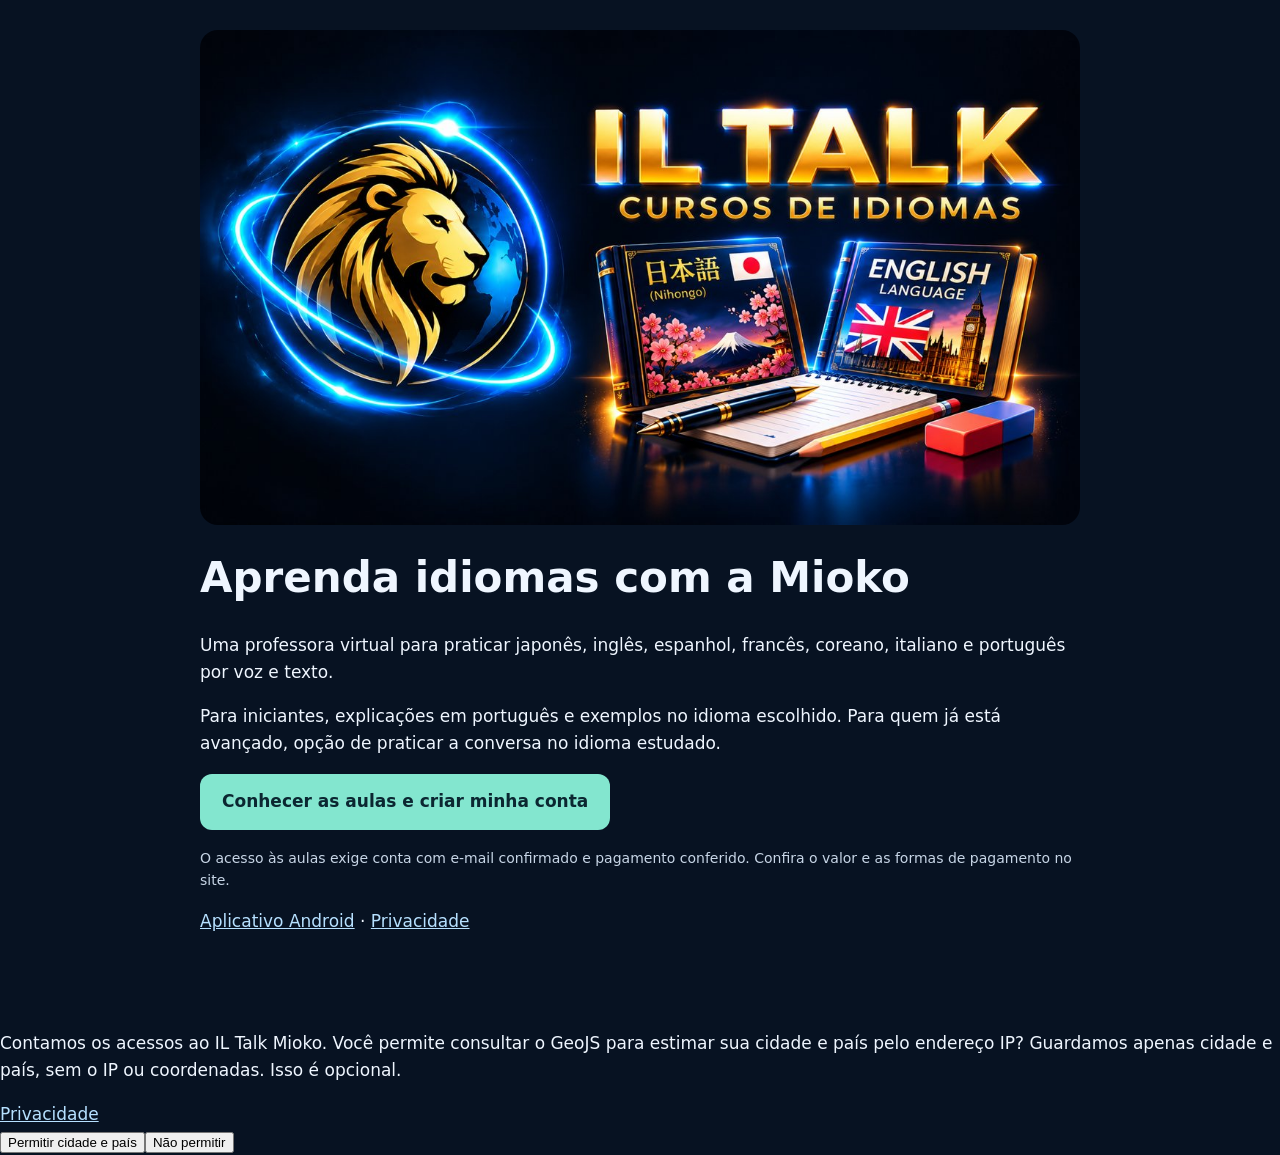
<file: convite.html>
<!doctype html><html lang="pt-BR"><head><meta charset="utf-8"><meta name="viewport" content="width=device-width,initial-scale=1"><title>IL Talk Mioko | Aprenda 7 idiomas com professora de IA</title>
<meta name="description" content="Aprenda japonês, inglês, espanhol, francês, coreano, italiano e português com a Mioko. Explicações em português para iniciantes e prática por voz e texto.">
<meta name="robots" content="noindex,follow,max-image-preview:large">
<meta name="theme-color" content="#101a2d">
<meta property="og:type" content="website">
<meta property="og:site_name" content="IL Talk Mioko">
<meta property="og:locale" content="pt_BR">
<meta property="og:title" content="IL Talk Mioko | Aprenda 7 idiomas com professora de IA">
<meta property="og:description" content="Aprenda japonês, inglês, espanhol, francês, coreano, italiano e português com a Mioko. Explicações em português para iniciantes e prática por voz e texto.">
<meta property="og:url" content="https://ilbate-papo.github.io/IL-Talk-Mioko/convite.html?v=leao-20261010">
<meta property="og:image" content="https://ilbate-papo.github.io/IL-Talk-Mioko/assets/il-talk-leao-social.jpg">
<meta property="og:image:url" content="https://ilbate-papo.github.io/IL-Talk-Mioko/assets/il-talk-leao-social.jpg">
<link rel="image_src" href="https://ilbate-papo.github.io/IL-Talk-Mioko/assets/il-talk-leao-social.jpg">
<meta property="og:image:secure_url" content="https://ilbate-papo.github.io/IL-Talk-Mioko/assets/il-talk-leao-social.jpg">
<meta property="og:image:type" content="image/jpeg">
<meta property="og:image:width" content="1200">
<meta property="og:image:height" content="675">
<meta property="og:image:alt" content="Leão dourado do IL Talk Cursos de Idiomas com livros de japonês e inglês">
<meta name="twitter:card" content="summary_large_image">
<meta name="twitter:title" content="IL Talk Mioko | Aprenda 7 idiomas com professora de IA">
<meta name="twitter:description" content="Aprenda japonês, inglês, espanhol, francês, coreano, italiano e português com a Mioko. Explicações em português para iniciantes e prática por voz e texto.">
<meta name="twitter:image" content="https://ilbate-papo.github.io/IL-Talk-Mioko/assets/il-talk-leao-social.jpg">
<meta name="twitter:image:alt" content="Leão dourado do IL Talk Cursos de Idiomas">
<link rel="canonical" href="https://ilbate-papo.github.io/IL-Talk-Mioko/">
<link rel="icon" type="image/png" href="assets/il-talk-leao.png">
<link rel="sitemap" type="application/xml" href="sitemap.xml">


<style>*{box-sizing:border-box}body{margin:0;background:#071222;color:#eff6ff;font:17px/1.6 system-ui,sans-serif}main{max-width:920px;margin:0 auto;padding:30px 20px 60px}.photo{display:block;width:100%;height:auto;border-radius:18px}h1{font-size:clamp(27px,6vw,42px);line-height:1.2}.button{display:inline-block;padding:14px 22px;border-radius:12px;background:#83e6cf;color:#0b2731;font-weight:750;text-decoration:none}a{color:#b6e0ff}.small{font-size:14px;color:#c7d5e6}</style></head><body><main>
<img class="photo" src="assets/il-talk-leao-social.jpg" width="1200" height="675" alt="Leão dourado do IL Talk Cursos de Idiomas">
<h1>Aprenda idiomas com a Mioko</h1><p>Uma professora virtual para praticar japonês, inglês, espanhol, francês, coreano, italiano e português por voz e texto.</p><p>Para iniciantes, explicações em português e exemplos no idioma escolhido. Para quem já está avançado, opção de praticar a conversa no idioma estudado.</p><p><a class="button" href="./">Conhecer as aulas e criar minha conta</a></p><p class="small">O acesso às aulas exige conta com e-mail confirmado e pagamento conferido. Confira o valor e as formas de pagamento no site.</p><p><a href="baixar.html">Aplicativo Android</a> · <a href="privacidade.html">Privacidade</a></p>
</main><script src="config.js"></script><script src="business.js?v=20261009-seo1"></script></body></html>
</file>
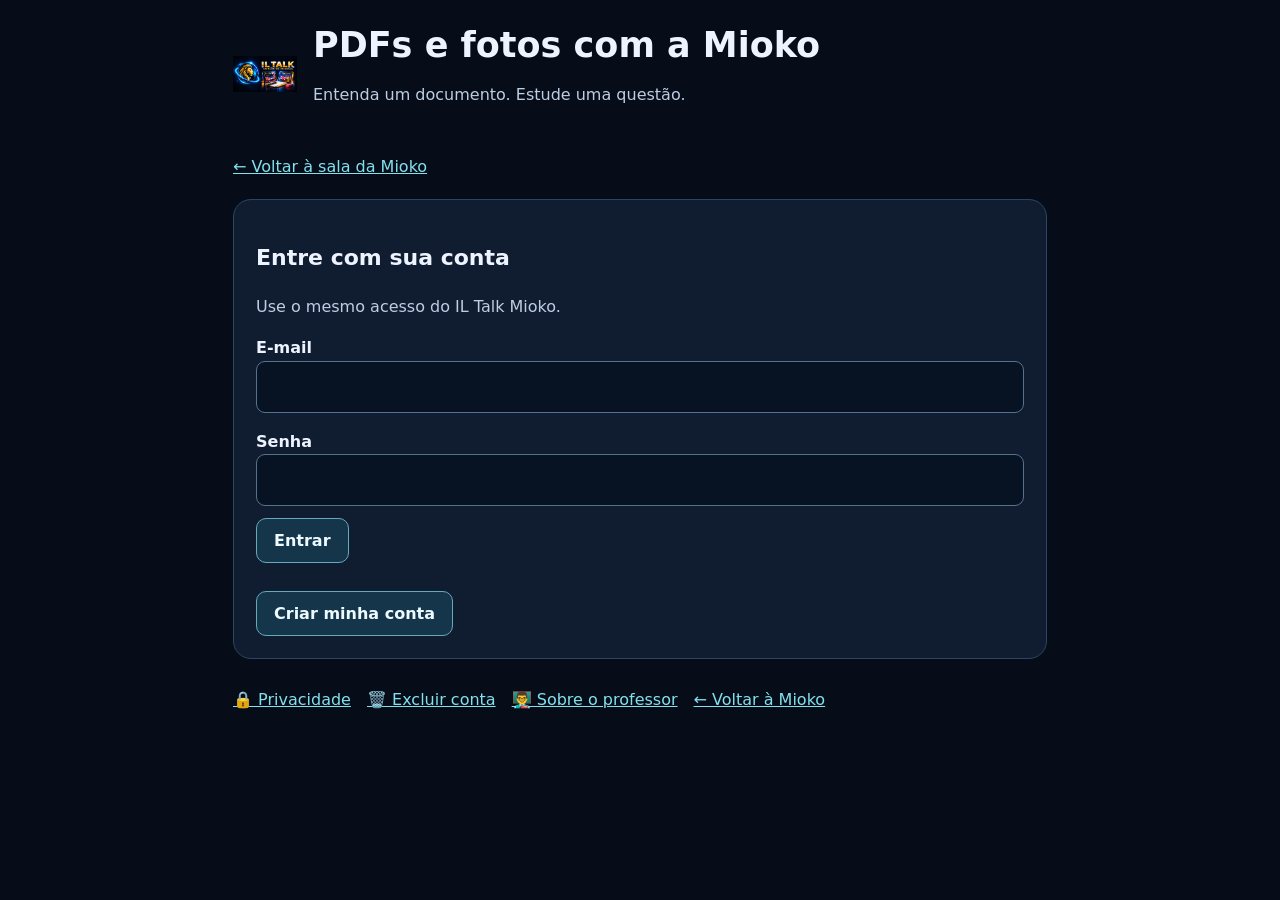
<file: estudos.html>
<!doctype html>
<html lang="pt-BR"><head><meta charset="utf-8"><meta name="viewport" content="width=device-width,initial-scale=1"><title>PDFs e fotos · Mioko</title>
<style>
:root{color-scheme:dark;font:16px/1.6 system-ui,sans-serif;background:#060d19;color:#edf3ff}*{box-sizing:border-box}body{margin:0}main{max-width:850px;margin:auto;padding:24px 18px}header{display:flex;align-items:center;gap:16px;margin-bottom:30px}header img{width:64px;height:64px;object-fit:contain}h1{font-size:clamp(25px,5vw,35px);line-height:1.2;margin:0}h2{font-size:22px}p{color:#bdcde2}a{color:#82e1ed}section{background:#101d30;border:1px solid #2c4564;border-radius:18px;padding:22px;margin:20px 0}.hide,[hidden]{display:none!important}label{display:block;margin-top:16px;font-weight:600}input,textarea,select{display:block;width:100%;background:#071322;color:#edf3ff;border:1px solid #56718e;border-radius:9px;padding:12px;font:inherit}textarea{min-height:110px}button,.nb{background:#15354b;color:#edfaff;border:1px solid #66a9b9;border-radius:10px;padding:12px 17px;font:600 16px system-ui;cursor:pointer;margin:12px 8px 0 0}button:disabled{opacity:.5;cursor:wait}.row{display:flex;flex-wrap:wrap;gap:14px}.row label{flex:1;min-width:120px}#result{white-space:pre-wrap;overflow-wrap:anywhere}#preview{display:flex;flex-wrap:wrap;gap:12px}#preview img{width:160px;max-height:230px;object-fit:contain;background:white}#status,#authStatus{color:#c1f1d5}.muted{font-size:14px}#material{min-height:180px}#app>section>h2{margin-top:0}
</style></head><body><main>
<header><img src="assets/il-talk-logo.png" alt="Leão IL Talk"><div><h1>PDFs e fotos com a Mioko</h1><p>Entenda um documento. Estude uma questão.</p></div></header>
<a href="index.html">← Voltar à sala da Mioko</a>
<section id="login"><h2>Entre com sua conta</h2><p>Use o mesmo acesso do IL Talk Mioko.</p><label for="email">E-mail</label><input id="email"><label for="pass">Senha</label><input id="pass" type="password"><button id="enter">Entrar</button></section>
<div id="app" class="hide"><section><h2>1. Escolha o que deseja entender</h2>
<label for="purpose">Tipo de análise</label><select id="purpose"><option value="study">Questões, prova ou concurso</option><option value="exam">Explicar exame de saúde</option><option value="document">Explicar outro documento</option></select>
<p id="purposeHint">Envie o enunciado e suas respostas. Para correção oficial, inclua o gabarito.</p>
<label for="upload">PDF ou fotos</label><input id="upload" type="file" accept="application/pdf,image/jpeg,image/png,image/webp" multiple>
<p class="muted">PDF de até 20 MB, com escolha de até 3 páginas por análise. Fotos: até 3 por vez. PDFs digitalizados também podem ser enviados. A Mioko analisa somente o trecho selecionado.</p>
<div id="pdfPages" hidden><div class="row"><label for="firstPage">Primeira página<input id="firstPage" type="number" min="1" value="1"></label><label for="lastPage">Última página<input id="lastPage" type="number" min="1" value="1"></label></div><p id="pageCount"></p></div>
<button id="prepare" disabled>Preparar material</button><div id="preview"></div>
<label for="material">Texto e gabarito (opcional)</label><textarea id="material" maxlength="18000" placeholder="Cole aqui o gabarito, suas respostas ou o texto que quer entender."></textarea>
<label for="question">Seu pedido</label><textarea id="question" maxlength="6000">Explique as questões enviadas. Compare minhas respostas com o gabarito, se ele estiver no material, e mostre como resolver.</textarea>
<p class="muted">O material selecionado é enviado à IA ao tocar em Analisar. Envie apenas os dados necessários; você pode cobrir nome e identificação antes de enviar exames.</p>
<button id="analyze">Analisar com a Mioko</button><button id="clear">Limpar material</button><p id="status" role="status" aria-live="polite"></p>
</section><section id="answerSection" hidden><h2>Explicação da Mioko</h2><p id="scope"></p><div id="result"></div><button id="download">Salvar explicação</button></section><button id="signOut">Sair</button></div>
<nav aria-label="Informações da Mioko" style="display:flex;gap:16px;flex-wrap:wrap;margin:28px 0"><a href="privacidade.html">🔒 Privacidade</a><a href="exclusao-conta.html">🗑️ Excluir conta</a><a href="sobre-o-professor.html">👨‍🏫 Sobre o professor</a><a href="./">← Voltar à Mioko</a></nav></main><script src="config.js"></script><script src="auth.js"></script><script type="module" src="estudos.js?v=20261010-2"></script></body></html>
</file>
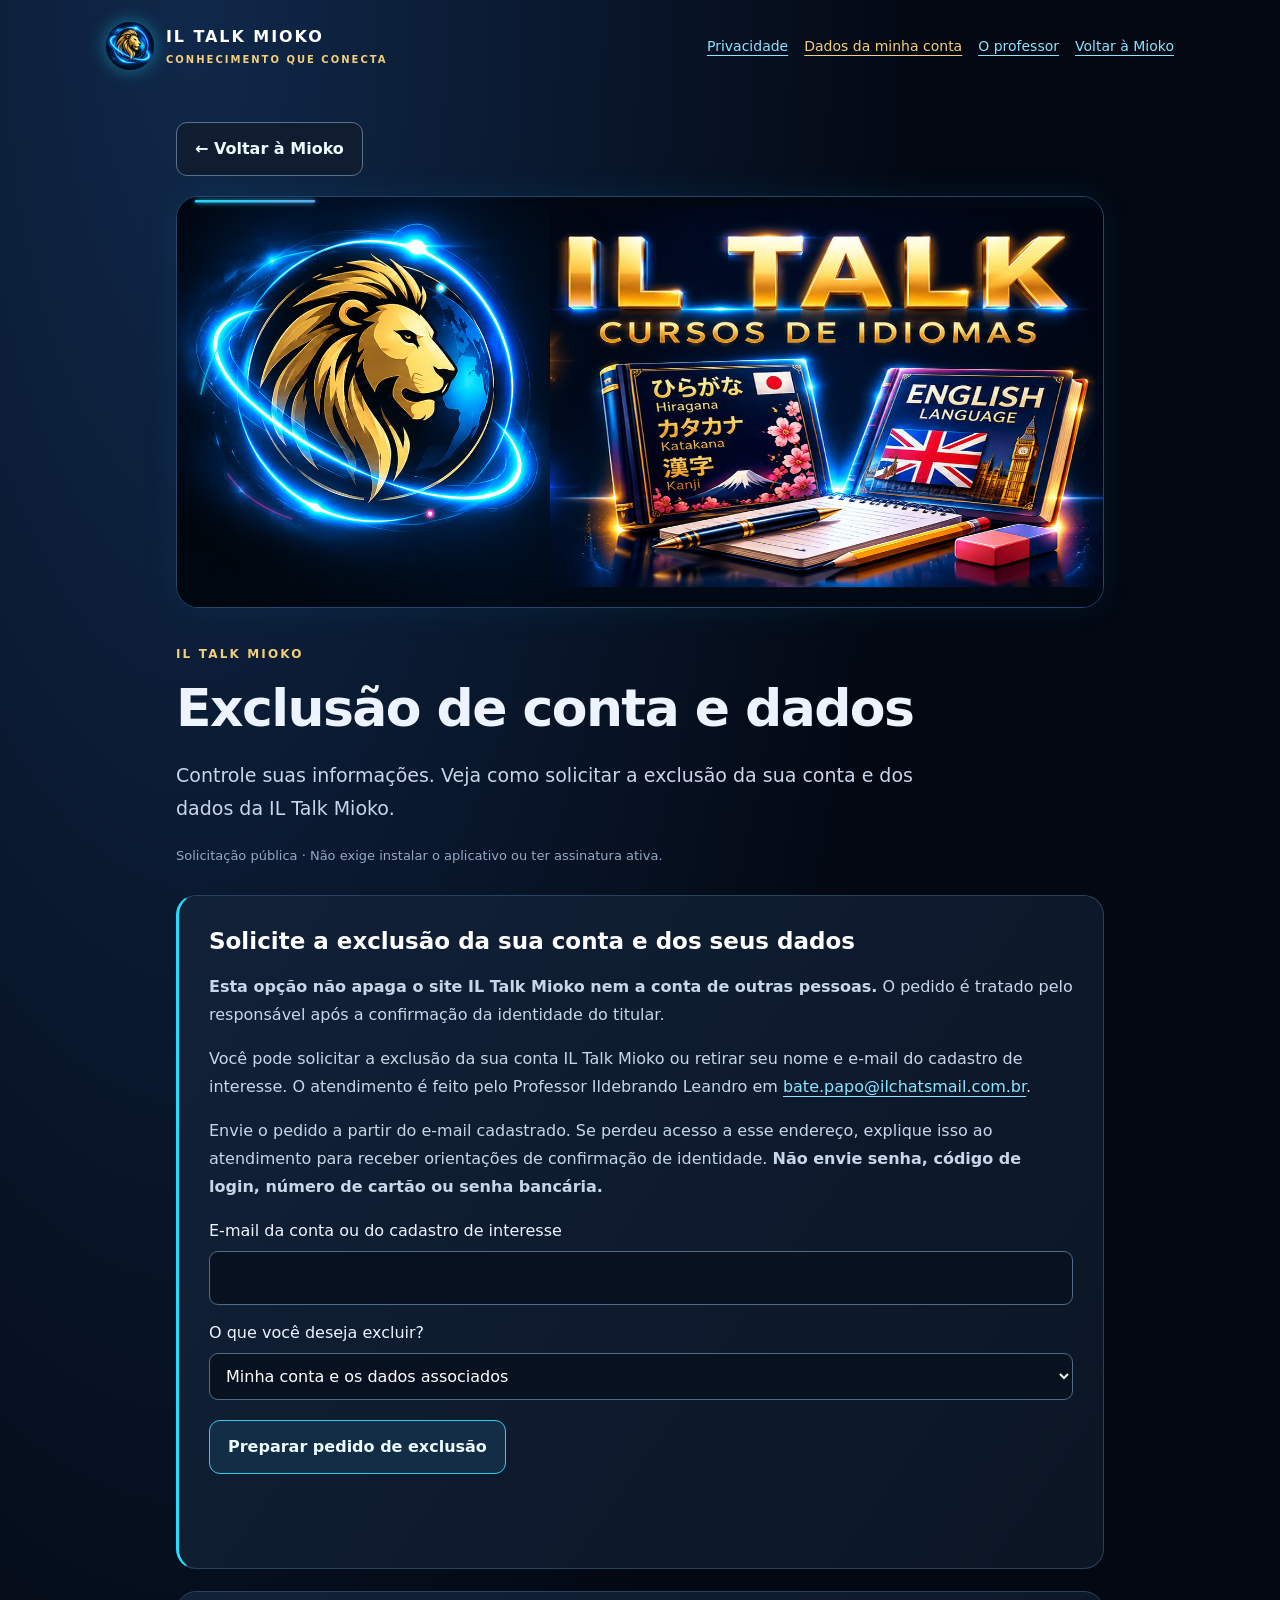
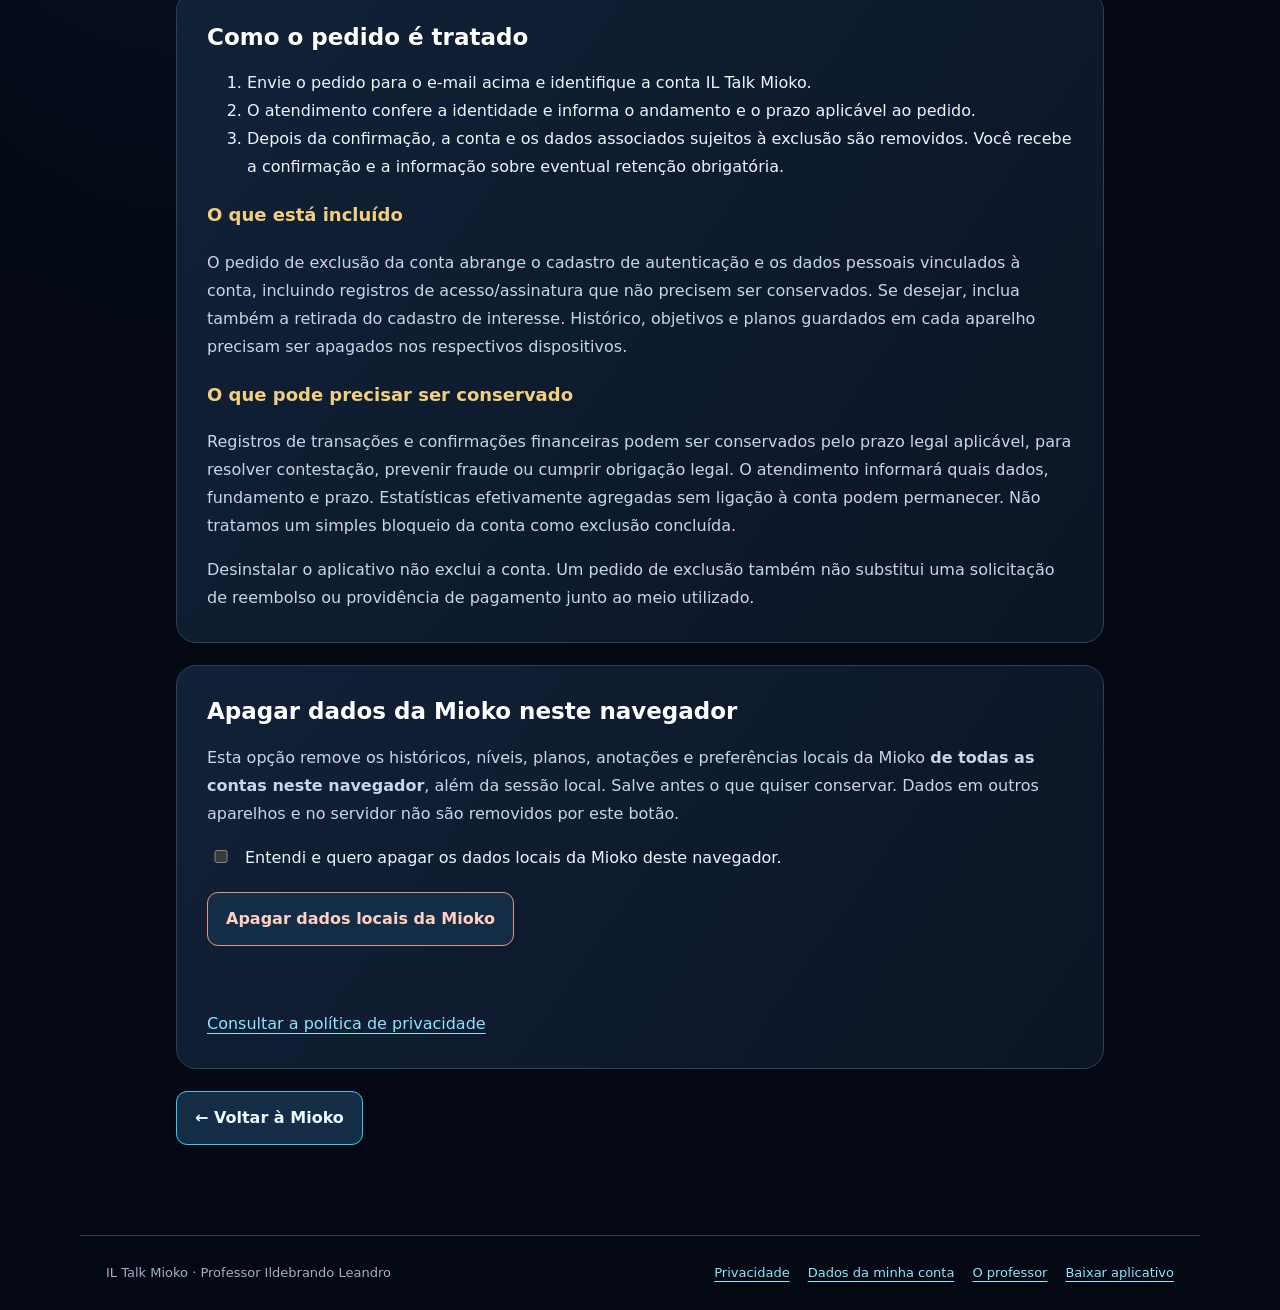
<file: exclusao-conta.html>
<!doctype html><html lang="pt-BR"><head><meta charset="utf-8"><meta name="viewport" content="width=device-width,initial-scale=1"><title>Exclusão de conta e dados · IL Talk Mioko</title><meta name="description" content="Controle suas informações. Veja como solicitar a exclusão da sua conta e dos dados da IL Talk Mioko."><meta name="theme-color" content="#030812"><link rel="icon" href="assets/il-talk-leao.png"><link rel="canonical" href="https://mioko.il-talk.com.br/exclusao-conta.html"><meta property="og:title" content="Exclusão de conta e dados · IL Talk Mioko"><meta property="og:image" content="https://mioko.il-talk.com.br/assets/il-talk-leao-social.jpg"><meta property="og:type" content="website"><link rel="stylesheet" href="public-pages.css?v=20261015-1"></head><body><a class="skip" href="#conteudo">Ir para o conteúdo</a><header class="siteTop"><a class="brandLink" href="./" data-return-mioko><img src="assets/il-talk-leao.png" alt="Leão do IL Talk"><span>IL TALK MIOKO<small>CONHECIMENTO QUE CONECTA</small></span></a><nav class="publicNav" aria-label="Navegação"><a href="privacidade.html">Privacidade</a><a href="exclusao-conta.html" aria-current="page">Dados da minha conta</a><a href="sobre-o-professor.html">O professor</a><a href="./" data-return-mioko>Voltar à Mioko</a></nav></header><main id="conteudo"><div class="actions"><a class="button secondary" href="./" data-return-mioko>← Voltar à Mioko</a></div><div class="v15Hero ilbp-mail-stage">
<img src="assets/site-cde7b0ddde7c.jpg" alt="IL Talk Cursos de Idiomas">
<svg class="v26Fx" viewBox="0 0 1740 771" preserveAspectRatio="none" aria-hidden="true">
 <defs>
  <linearGradient id="v26Worm" x1="0" y1="0" x2="1" y2="0">
   <stop offset="0" stop-color="#19dcff"/>
   <stop offset=".5" stop-color="#ff35c8"/>
   <stop offset="1" stop-color="#ffd84a"/>
  </linearGradient>
  <filter id="v26Glow" x="-80%" y="-80%" width="260%" height="260%">
   <feGaussianBlur stdDeviation="5" result="b"/>
   <feMerge><feMergeNode in="b"/><feMergeNode in="SourceGraphic"/></feMerge>
  </filter>
  <path id="v26Orb1" d="M45 370 C95 95 555 55 650 335 C705 505 530 670 285 650 C80 635 5 505 45 370Z"/>
  <path id="v26Orb2" d="M95 520 C205 680 565 655 655 425 C720 255 555 125 330 135 C135 145 45 330 95 520Z"/>
 </defs>
 <rect class="v26Worm" x="8" y="8" width="1724" height="755" rx="28" pathLength="2000"/>
 <path class="v26Arc arc1" d="M45 370 C95 95 555 55 650 335"/>
 <path class="v26Arc arc2" d="M95 520 C205 680 565 655 655 425"/>
 <circle class="v26Ball ball1" r="7"><animateMotion dur="4.8s" repeatCount="indefinite"><mpath href="#v26Orb1"/></animateMotion></circle>
 <circle class="v26Ball ball2" r="5.5"><animateMotion dur="6.2s" repeatCount="indefinite"><mpath href="#v26Orb2"/></animateMotion></circle>
</svg>

</div><p class="eyebrow">IL TALK MIOKO</p><h1>Exclusão de conta e dados</h1><p class="intro">Controle suas informações. Veja como solicitar a exclusão da sua conta e dos dados da IL Talk Mioko.</p><p class="updated">Solicitação pública · Não exige instalar o aplicativo ou ter assinatura ativa.</p>
<section class="paper accent"><h2>Solicite a exclusão da sua conta e dos seus dados</h2><p><strong>Esta opção não apaga o site IL Talk Mioko nem a conta de outras pessoas.</strong> O pedido é tratado pelo responsável após a confirmação da identidade do titular.</p><p>Você pode solicitar a exclusão da sua conta IL Talk Mioko ou retirar seu nome e e-mail do cadastro de interesse. O atendimento é feito pelo Professor Ildebrando Leandro em <a href="mailto:bate.papo@ilchatsmail.com.br">bate.papo@ilchatsmail.com.br</a>.</p><p>Envie o pedido a partir do e-mail cadastrado. Se perdeu acesso a esse endereço, explique isso ao atendimento para receber orientações de confirmação de identidade. <strong>Não envie senha, código de login, número de cartão ou senha bancária.</strong></p><form id="deletionForm"><label for="accountEmail">E-mail da conta ou do cadastro de interesse</label><input id="accountEmail" type="email" autocomplete="email" required maxlength="254"><label for="deletionScope">O que você deseja excluir?</label><select id="deletionScope"><option value="a exclusão da minha conta e dos dados pessoais associados">Minha conta e os dados associados</option><option value="a remoção dos meus dados do cadastro de interesse e a retirada da autorização de contato">Apenas meu cadastro de interesse e autorização de contato</option></select><div class="actions"><button type="submit">Preparar pedido de exclusão</button></div></form><p id="deletionStatus" class="status" role="status" aria-live="polite"></p><div id="deletionDraft" hidden><label for="deletionMessage">Mensagem para enviar ao atendimento</label><textarea id="deletionMessage" readonly></textarea><div class="actions"><a class="button" id="sendDeletionEmail" href="mailto:bate.papo@ilchatsmail.com.br">Abrir meu e-mail</a><button type="button" id="copyDeletion" class="secondary">Copiar mensagem</button></div><p class="note">Você precisa confirmar o envio no seu aplicativo de e-mail. Esta página prepara a mensagem e não transmite nem conclui a exclusão automaticamente.</p></div></section>
<section class="paper"><h2>Como o pedido é tratado</h2><ol><li>Envie o pedido para o e-mail acima e identifique a conta IL Talk Mioko.</li><li>O atendimento confere a identidade e informa o andamento e o prazo aplicável ao pedido.</li><li>Depois da confirmação, a conta e os dados associados sujeitos à exclusão são removidos. Você recebe a confirmação e a informação sobre eventual retenção obrigatória.</li></ol><h3>O que está incluído</h3><p>O pedido de exclusão da conta abrange o cadastro de autenticação e os dados pessoais vinculados à conta, incluindo registros de acesso/assinatura que não precisem ser conservados. Se desejar, inclua também a retirada do cadastro de interesse. Histórico, objetivos e planos guardados em cada aparelho precisam ser apagados nos respectivos dispositivos.</p><h3>O que pode precisar ser conservado</h3><p>Registros de transações e confirmações financeiras podem ser conservados pelo prazo legal aplicável, para resolver contestação, prevenir fraude ou cumprir obrigação legal. O atendimento informará quais dados, fundamento e prazo. Estatísticas efetivamente agregadas sem ligação à conta podem permanecer. Não tratamos um simples bloqueio da conta como exclusão concluída.</p><p>Desinstalar o aplicativo não exclui a conta. Um pedido de exclusão também não substitui uma solicitação de reembolso ou providência de pagamento junto ao meio utilizado.</p></section>
<section class="paper"><h2>Apagar dados da Mioko neste navegador</h2><p>Esta opção remove os históricos, níveis, planos, anotações e preferências locais da Mioko <strong>de todas as contas neste navegador</strong>, além da sessão local. Salve antes o que quiser conservar. Dados em outros aparelhos e no servidor não são removidos por este botão.</p><label class="inlineLabel" for="confirmLocalClear"><input type="checkbox" id="confirmLocalClear"><span>Entendi e quero apagar os dados locais da Mioko deste navegador.</span></label><div class="actions"><button type="button" id="clearLocalMioko" class="danger">Apagar dados locais da Mioko</button></div><p id="localDeletionStatus" class="status" role="status"></p><p><a href="privacidade.html">Consultar a política de privacidade</a></p></section><div class="actions"><a class="button" href="./" data-return-mioko>← Voltar à Mioko</a></div></main><footer class="publicFooter"><span>IL Talk Mioko · Professor Ildebrando Leandro</span><nav aria-label="Rodapé"><a href="privacidade.html">Privacidade</a><a href="exclusao-conta.html" aria-current="page">Dados da minha conta</a><a href="sobre-o-professor.html">O professor</a><a href="baixar.html">Baixar aplicativo</a></nav></footer><script src="privacy-controls.js?v=20261015-1"></script><script src="public-pages.js?v=20261015-1"></script></body></html>
</file>
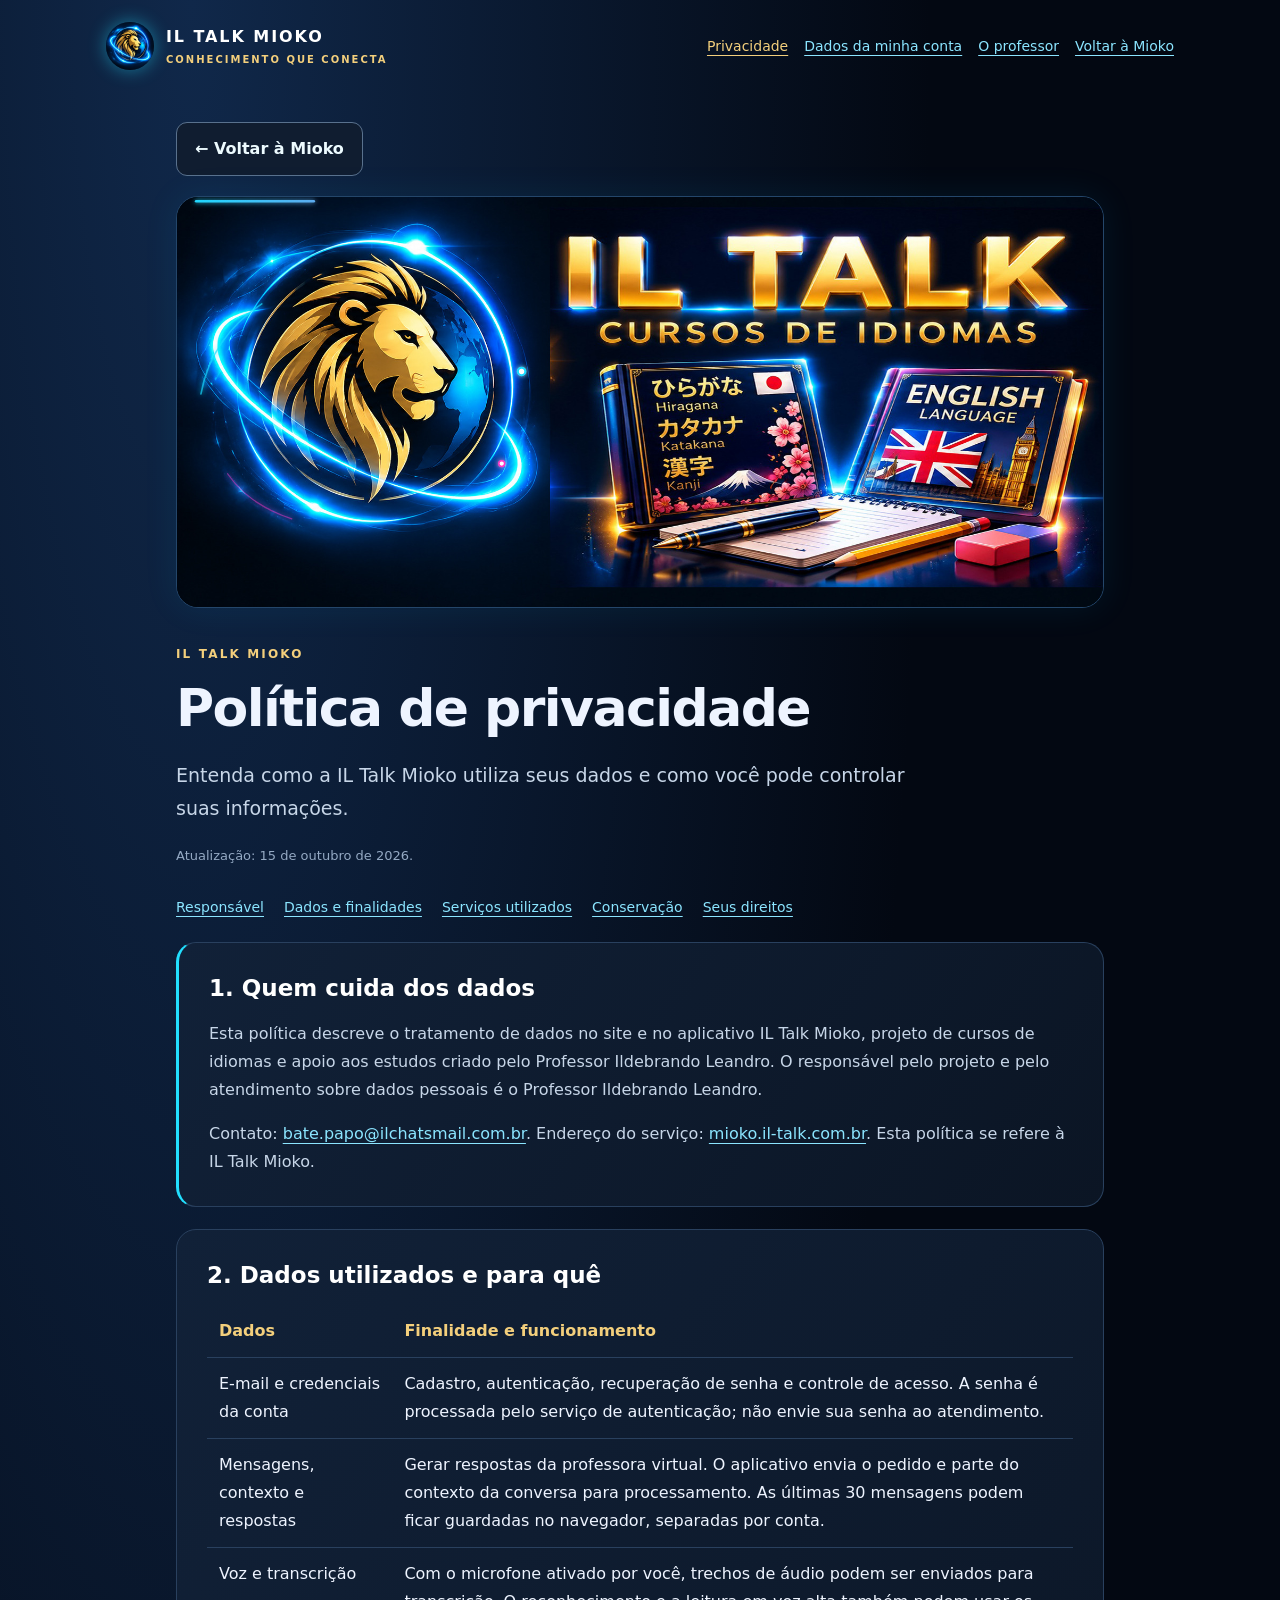
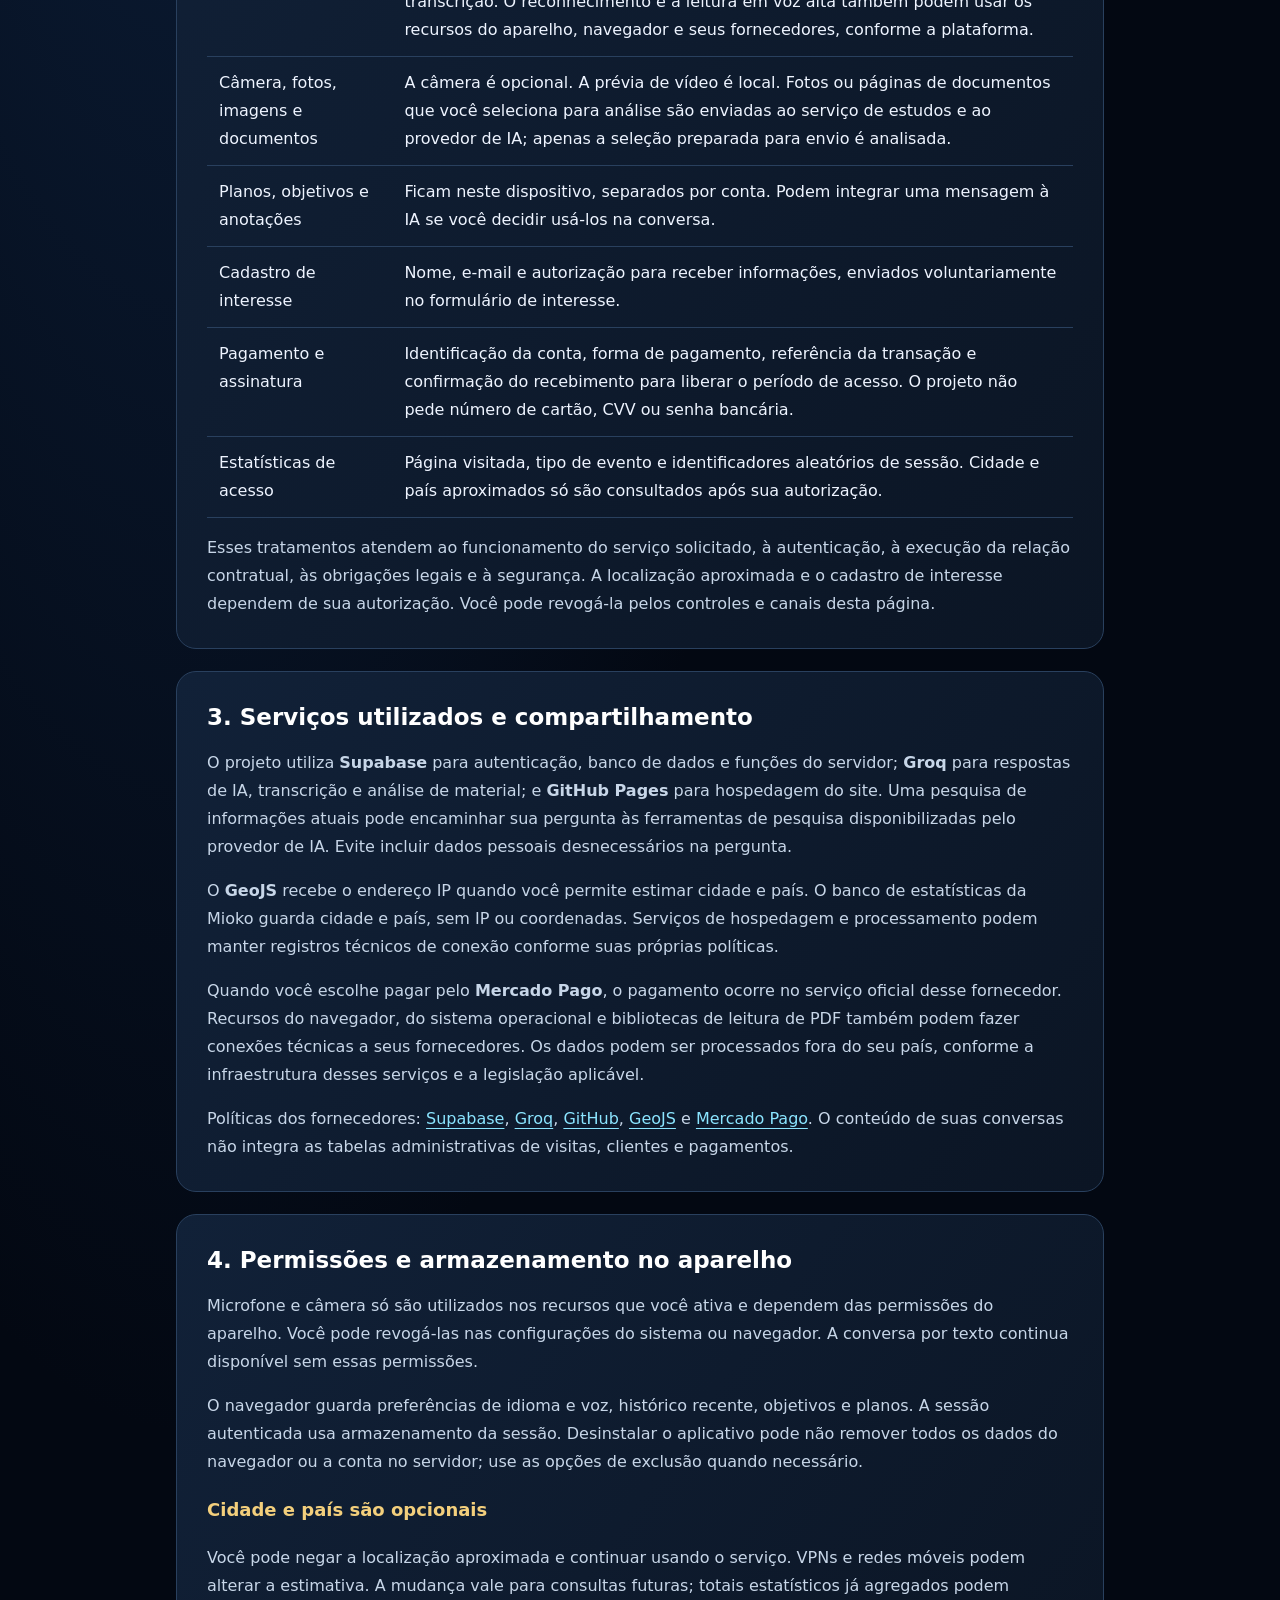
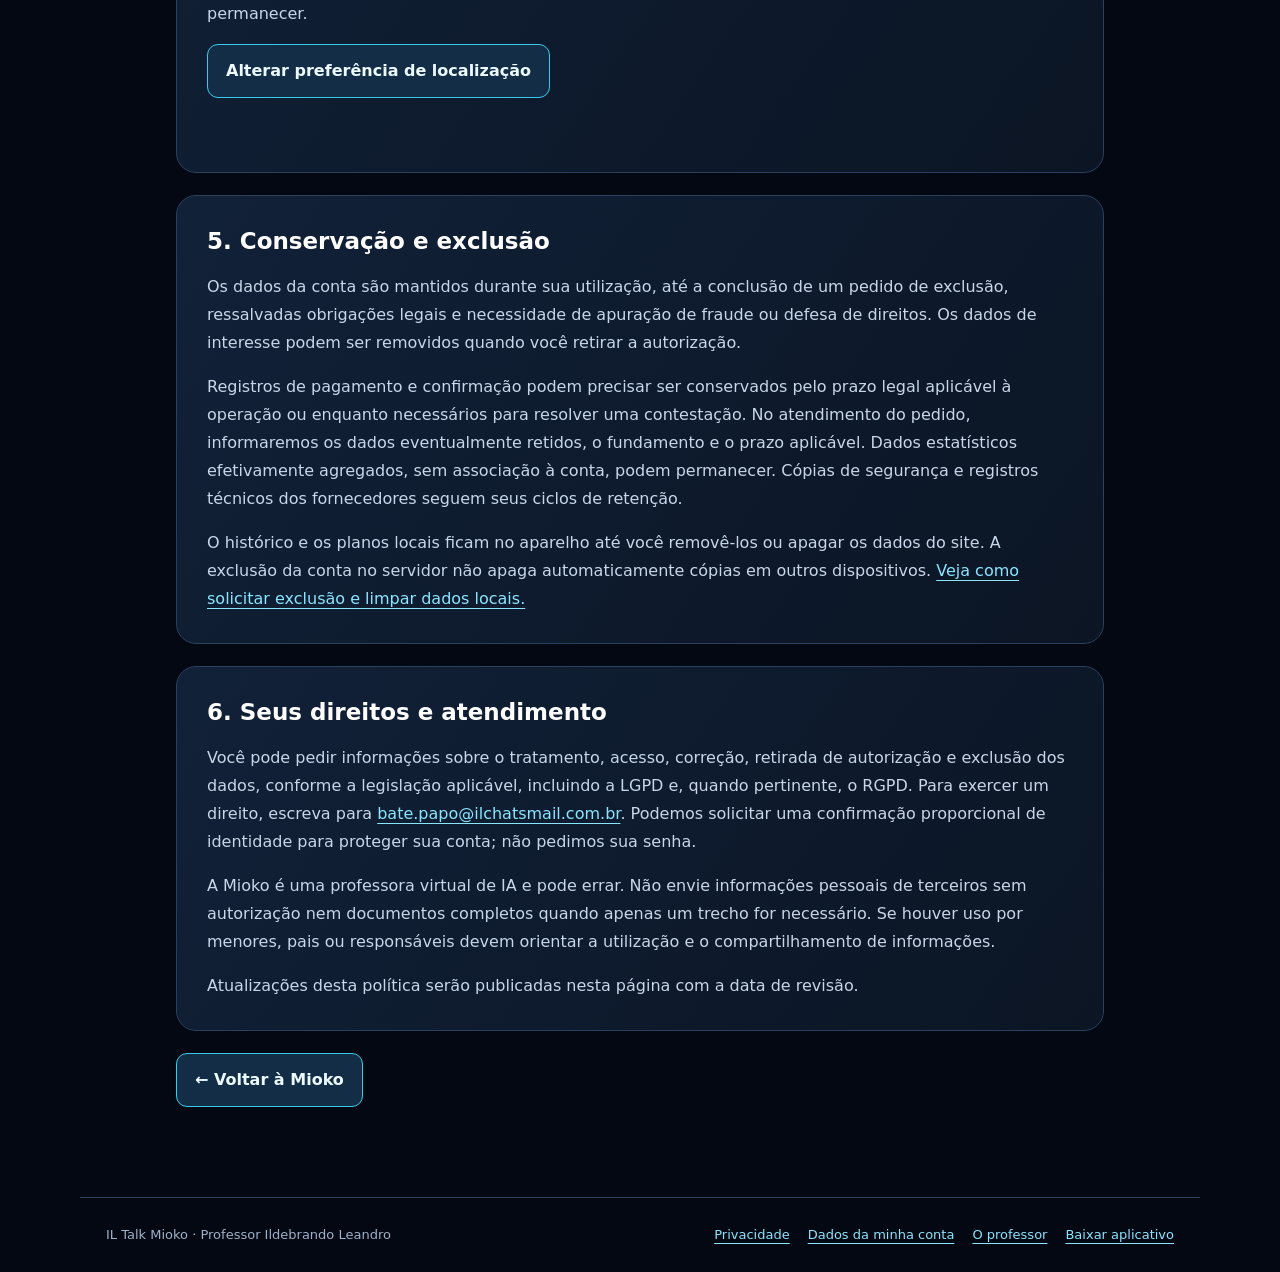
<file: privacidade.html>
<!doctype html><html lang="pt-BR"><head><meta charset="utf-8"><meta name="viewport" content="width=device-width,initial-scale=1"><title>Política de privacidade · IL Talk Mioko</title><meta name="description" content="Entenda como a IL Talk Mioko utiliza seus dados e como você pode controlar suas informações."><meta name="theme-color" content="#030812"><link rel="icon" href="assets/il-talk-leao.png"><link rel="canonical" href="https://mioko.il-talk.com.br/privacidade.html"><meta property="og:title" content="Política de privacidade · IL Talk Mioko"><meta property="og:image" content="https://mioko.il-talk.com.br/assets/il-talk-leao-social.jpg"><meta property="og:type" content="website"><link rel="stylesheet" href="public-pages.css?v=20261015-1"></head><body><a class="skip" href="#conteudo">Ir para o conteúdo</a><header class="siteTop"><a class="brandLink" href="./" data-return-mioko><img src="assets/il-talk-leao.png" alt="Leão do IL Talk"><span>IL TALK MIOKO<small>CONHECIMENTO QUE CONECTA</small></span></a><nav class="publicNav" aria-label="Navegação"><a href="privacidade.html" aria-current="page">Privacidade</a><a href="exclusao-conta.html">Dados da minha conta</a><a href="sobre-o-professor.html">O professor</a><a href="./" data-return-mioko>Voltar à Mioko</a></nav></header><main id="conteudo"><div class="actions"><a class="button secondary" href="./" data-return-mioko>← Voltar à Mioko</a></div><div class="v15Hero ilbp-mail-stage">
<img src="assets/site-cde7b0ddde7c.jpg" alt="IL Talk Cursos de Idiomas">
<svg class="v26Fx" viewBox="0 0 1740 771" preserveAspectRatio="none" aria-hidden="true">
 <defs>
  <linearGradient id="v26Worm" x1="0" y1="0" x2="1" y2="0">
   <stop offset="0" stop-color="#19dcff"/>
   <stop offset=".5" stop-color="#ff35c8"/>
   <stop offset="1" stop-color="#ffd84a"/>
  </linearGradient>
  <filter id="v26Glow" x="-80%" y="-80%" width="260%" height="260%">
   <feGaussianBlur stdDeviation="5" result="b"/>
   <feMerge><feMergeNode in="b"/><feMergeNode in="SourceGraphic"/></feMerge>
  </filter>
  <path id="v26Orb1" d="M45 370 C95 95 555 55 650 335 C705 505 530 670 285 650 C80 635 5 505 45 370Z"/>
  <path id="v26Orb2" d="M95 520 C205 680 565 655 655 425 C720 255 555 125 330 135 C135 145 45 330 95 520Z"/>
 </defs>
 <rect class="v26Worm" x="8" y="8" width="1724" height="755" rx="28" pathLength="2000"/>
 <path class="v26Arc arc1" d="M45 370 C95 95 555 55 650 335"/>
 <path class="v26Arc arc2" d="M95 520 C205 680 565 655 655 425"/>
 <circle class="v26Ball ball1" r="7"><animateMotion dur="4.8s" repeatCount="indefinite"><mpath href="#v26Orb1"/></animateMotion></circle>
 <circle class="v26Ball ball2" r="5.5"><animateMotion dur="6.2s" repeatCount="indefinite"><mpath href="#v26Orb2"/></animateMotion></circle>
</svg>

</div><p class="eyebrow">IL TALK MIOKO</p><h1>Política de privacidade</h1><p class="intro">Entenda como a IL Talk Mioko utiliza seus dados e como você pode controlar suas informações.</p><p class="updated">Atualização: 15 de outubro de 2026.</p>
<nav class="toc" aria-label="Nesta política"><a href="#responsavel">Responsável</a><a href="#dados">Dados e finalidades</a><a href="#servicos">Serviços utilizados</a><a href="#conservacao">Conservação</a><a href="#direitos">Seus direitos</a></nav>
<article class="paper accent" id="responsavel"><h2>1. Quem cuida dos dados</h2><p>Esta política descreve o tratamento de dados no site e no aplicativo IL Talk Mioko, projeto de cursos de idiomas e apoio aos estudos criado pelo Professor Ildebrando Leandro. O responsável pelo projeto e pelo atendimento sobre dados pessoais é o Professor Ildebrando Leandro.</p><p>Contato: <a href="mailto:bate.papo@ilchatsmail.com.br">bate.papo@ilchatsmail.com.br</a>. Endereço do serviço: <a href="https://mioko.il-talk.com.br/">mioko.il-talk.com.br</a>. Esta política se refere à IL Talk Mioko.</p></article>
<article class="paper" id="dados"><h2>2. Dados utilizados e para quê</h2><div class="tableWrap"><table><thead><tr><th>Dados</th><th>Finalidade e funcionamento</th></tr></thead><tbody>
<tr><td>E-mail e credenciais da conta</td><td>Cadastro, autenticação, recuperação de senha e controle de acesso. A senha é processada pelo serviço de autenticação; não envie sua senha ao atendimento.</td></tr>
<tr><td>Mensagens, contexto e respostas</td><td>Gerar respostas da professora virtual. O aplicativo envia o pedido e parte do contexto da conversa para processamento. As últimas 30 mensagens podem ficar guardadas no navegador, separadas por conta.</td></tr>
<tr><td>Voz e transcrição</td><td>Com o microfone ativado por você, trechos de áudio podem ser enviados para transcrição. O reconhecimento e a leitura em voz alta também podem usar os recursos do aparelho, navegador e seus fornecedores, conforme a plataforma.</td></tr>
<tr><td>Câmera, fotos, imagens e documentos</td><td>A câmera é opcional. A prévia de vídeo é local. Fotos ou páginas de documentos que você seleciona para análise são enviadas ao serviço de estudos e ao provedor de IA; apenas a seleção preparada para envio é analisada.</td></tr>
<tr><td>Planos, objetivos e anotações</td><td>Ficam neste dispositivo, separados por conta. Podem integrar uma mensagem à IA se você decidir usá-los na conversa.</td></tr>
<tr><td>Cadastro de interesse</td><td>Nome, e-mail e autorização para receber informações, enviados voluntariamente no formulário de interesse.</td></tr>
<tr><td>Pagamento e assinatura</td><td>Identificação da conta, forma de pagamento, referência da transação e confirmação do recebimento para liberar o período de acesso. O projeto não pede número de cartão, CVV ou senha bancária.</td></tr>
<tr><td>Estatísticas de acesso</td><td>Página visitada, tipo de evento e identificadores aleatórios de sessão. Cidade e país aproximados só são consultados após sua autorização.</td></tr>
</tbody></table></div><p>Esses tratamentos atendem ao funcionamento do serviço solicitado, à autenticação, à execução da relação contratual, às obrigações legais e à segurança. A localização aproximada e o cadastro de interesse dependem de sua autorização. Você pode revogá-la pelos controles e canais desta página.</p></article>
<article class="paper" id="servicos"><h2>3. Serviços utilizados e compartilhamento</h2><p>O projeto utiliza <strong>Supabase</strong> para autenticação, banco de dados e funções do servidor; <strong>Groq</strong> para respostas de IA, transcrição e análise de material; e <strong>GitHub Pages</strong> para hospedagem do site. Uma pesquisa de informações atuais pode encaminhar sua pergunta às ferramentas de pesquisa disponibilizadas pelo provedor de IA. Evite incluir dados pessoais desnecessários na pergunta.</p><p>O <strong>GeoJS</strong> recebe o endereço IP quando você permite estimar cidade e país. O banco de estatísticas da Mioko guarda cidade e país, sem IP ou coordenadas. Serviços de hospedagem e processamento podem manter registros técnicos de conexão conforme suas próprias políticas.</p><p>Quando você escolhe pagar pelo <strong>Mercado Pago</strong>, o pagamento ocorre no serviço oficial desse fornecedor. Recursos do navegador, do sistema operacional e bibliotecas de leitura de PDF também podem fazer conexões técnicas a seus fornecedores. Os dados podem ser processados fora do seu país, conforme a infraestrutura desses serviços e a legislação aplicável.</p><p>Políticas dos fornecedores: <a href="https://supabase.com/privacy">Supabase</a>, <a href="https://groq.com/privacy-policy/">Groq</a>, <a href="https://docs.github.com/en/site-policy/privacy-policies/github-general-privacy-statement">GitHub</a>, <a href="https://www.geojs.io/privacy/">GeoJS</a> e <a href="https://www.mercadopago.com.br/privacidade">Mercado Pago</a>. O conteúdo de suas conversas não integra as tabelas administrativas de visitas, clientes e pagamentos.</p></article>
<article class="paper"><h2>4. Permissões e armazenamento no aparelho</h2><p>Microfone e câmera só são utilizados nos recursos que você ativa e dependem das permissões do aparelho. Você pode revogá-las nas configurações do sistema ou navegador. A conversa por texto continua disponível sem essas permissões.</p><p>O navegador guarda preferências de idioma e voz, histórico recente, objetivos e planos. A sessão autenticada usa armazenamento da sessão. Desinstalar o aplicativo pode não remover todos os dados do navegador ou a conta no servidor; use as opções de exclusão quando necessário.</p><h3>Cidade e país são opcionais</h3><p>Você pode negar a localização aproximada e continuar usando o serviço. VPNs e redes móveis podem alterar a estimativa. A mudança vale para consultas futuras; totais estatísticos já agregados podem permanecer.</p><button id="resetGeo" type="button">Alterar preferência de localização</button><p id="privacyStatus" class="status" role="status"></p></article>
<article class="paper" id="conservacao"><h2>5. Conservação e exclusão</h2><p>Os dados da conta são mantidos durante sua utilização, até a conclusão de um pedido de exclusão, ressalvadas obrigações legais e necessidade de apuração de fraude ou defesa de direitos. Os dados de interesse podem ser removidos quando você retirar a autorização.</p><p>Registros de pagamento e confirmação podem precisar ser conservados pelo prazo legal aplicável à operação ou enquanto necessários para resolver uma contestação. No atendimento do pedido, informaremos os dados eventualmente retidos, o fundamento e o prazo aplicável. Dados estatísticos efetivamente agregados, sem associação à conta, podem permanecer. Cópias de segurança e registros técnicos dos fornecedores seguem seus ciclos de retenção.</p><p>O histórico e os planos locais ficam no aparelho até você removê-los ou apagar os dados do site. A exclusão da conta no servidor não apaga automaticamente cópias em outros dispositivos. <a href="exclusao-conta.html">Veja como solicitar exclusão e limpar dados locais.</a></p></article>
<article class="paper" id="direitos"><h2>6. Seus direitos e atendimento</h2><p>Você pode pedir informações sobre o tratamento, acesso, correção, retirada de autorização e exclusão dos dados, conforme a legislação aplicável, incluindo a LGPD e, quando pertinente, o RGPD. Para exercer um direito, escreva para <a href="mailto:bate.papo@ilchatsmail.com.br">bate.papo@ilchatsmail.com.br</a>. Podemos solicitar uma confirmação proporcional de identidade para proteger sua conta; não pedimos sua senha.</p><p>A Mioko é uma professora virtual de IA e pode errar. Não envie informações pessoais de terceiros sem autorização nem documentos completos quando apenas um trecho for necessário. Se houver uso por menores, pais ou responsáveis devem orientar a utilização e o compartilhamento de informações.</p><p>Atualizações desta política serão publicadas nesta página com a data de revisão.</p></article><div class="actions"><a class="button" href="./" data-return-mioko>← Voltar à Mioko</a></div></main><footer class="publicFooter"><span>IL Talk Mioko · Professor Ildebrando Leandro</span><nav aria-label="Rodapé"><a href="privacidade.html" aria-current="page">Privacidade</a><a href="exclusao-conta.html">Dados da minha conta</a><a href="sobre-o-professor.html">O professor</a><a href="baixar.html">Baixar aplicativo</a></nav></footer><script src="privacy-controls.js?v=20261015-1"></script><script src="public-pages.js?v=20261015-1"></script></body></html>
</file>
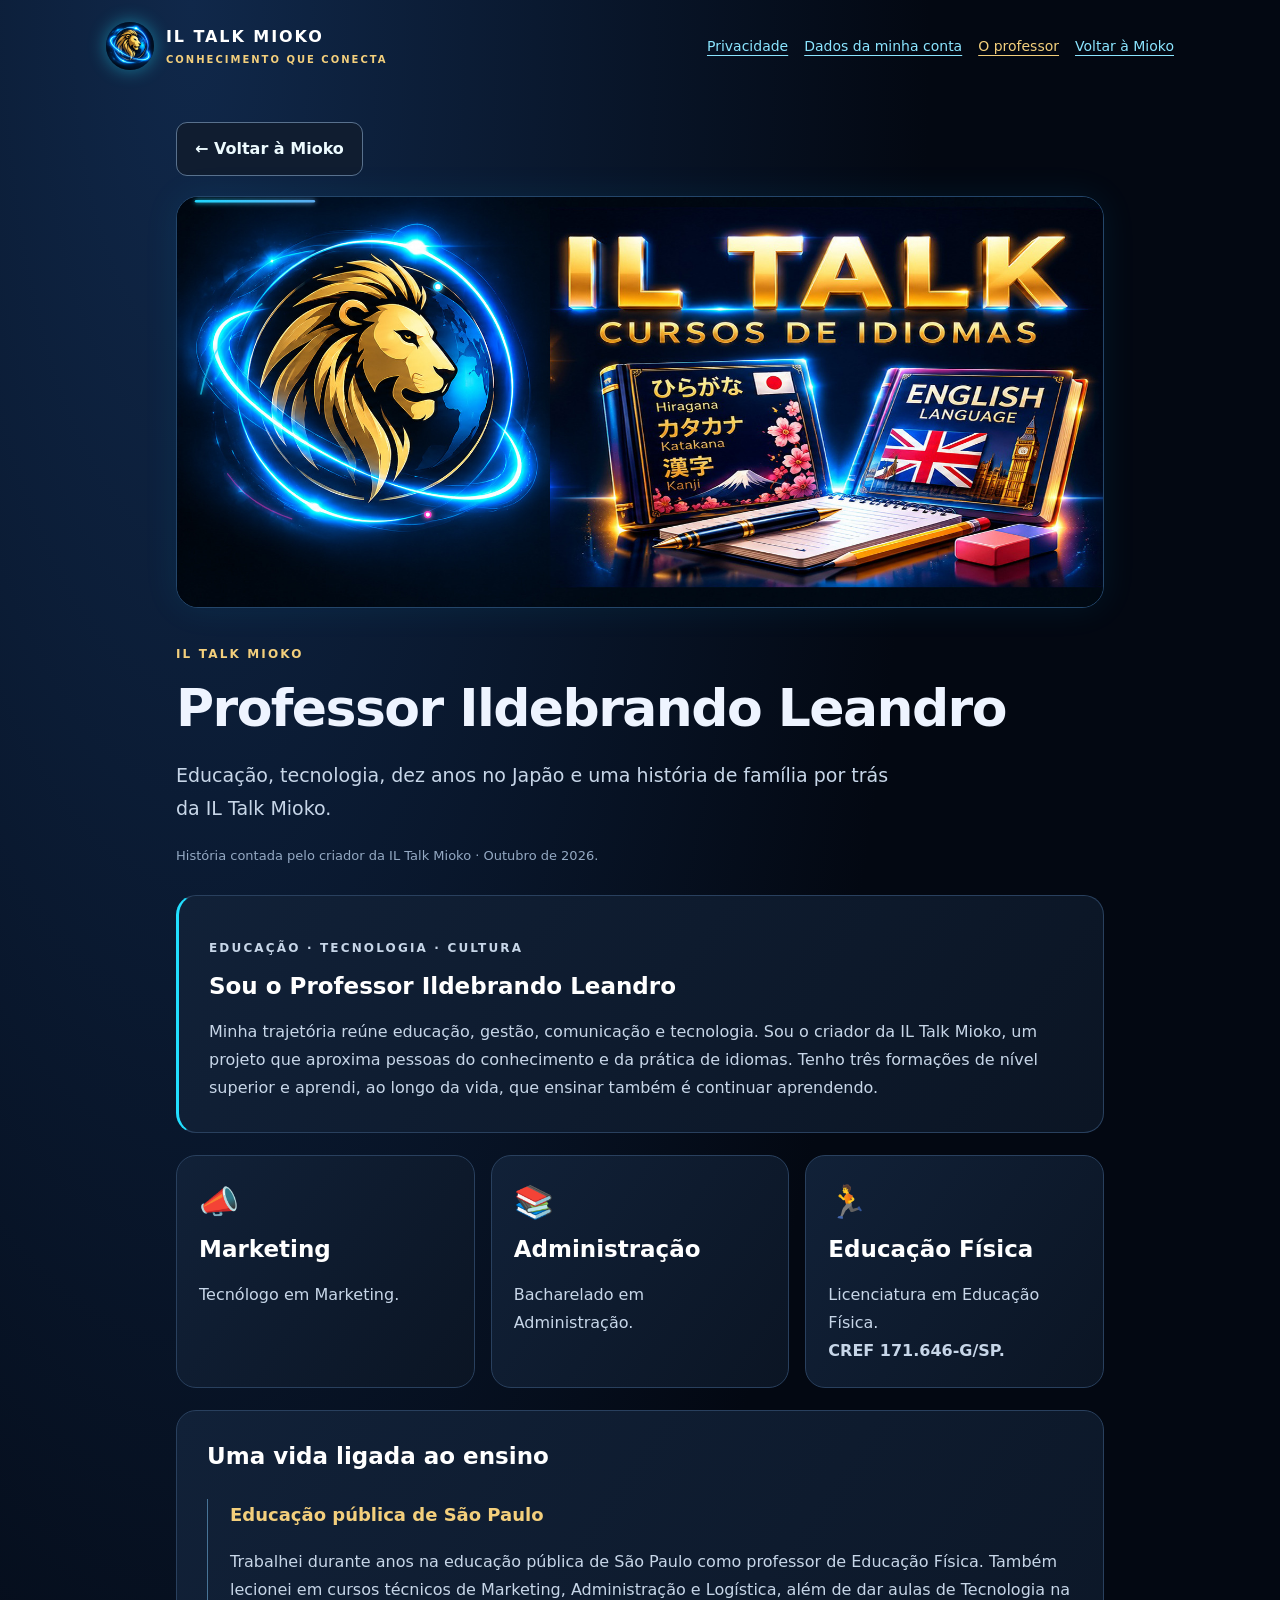
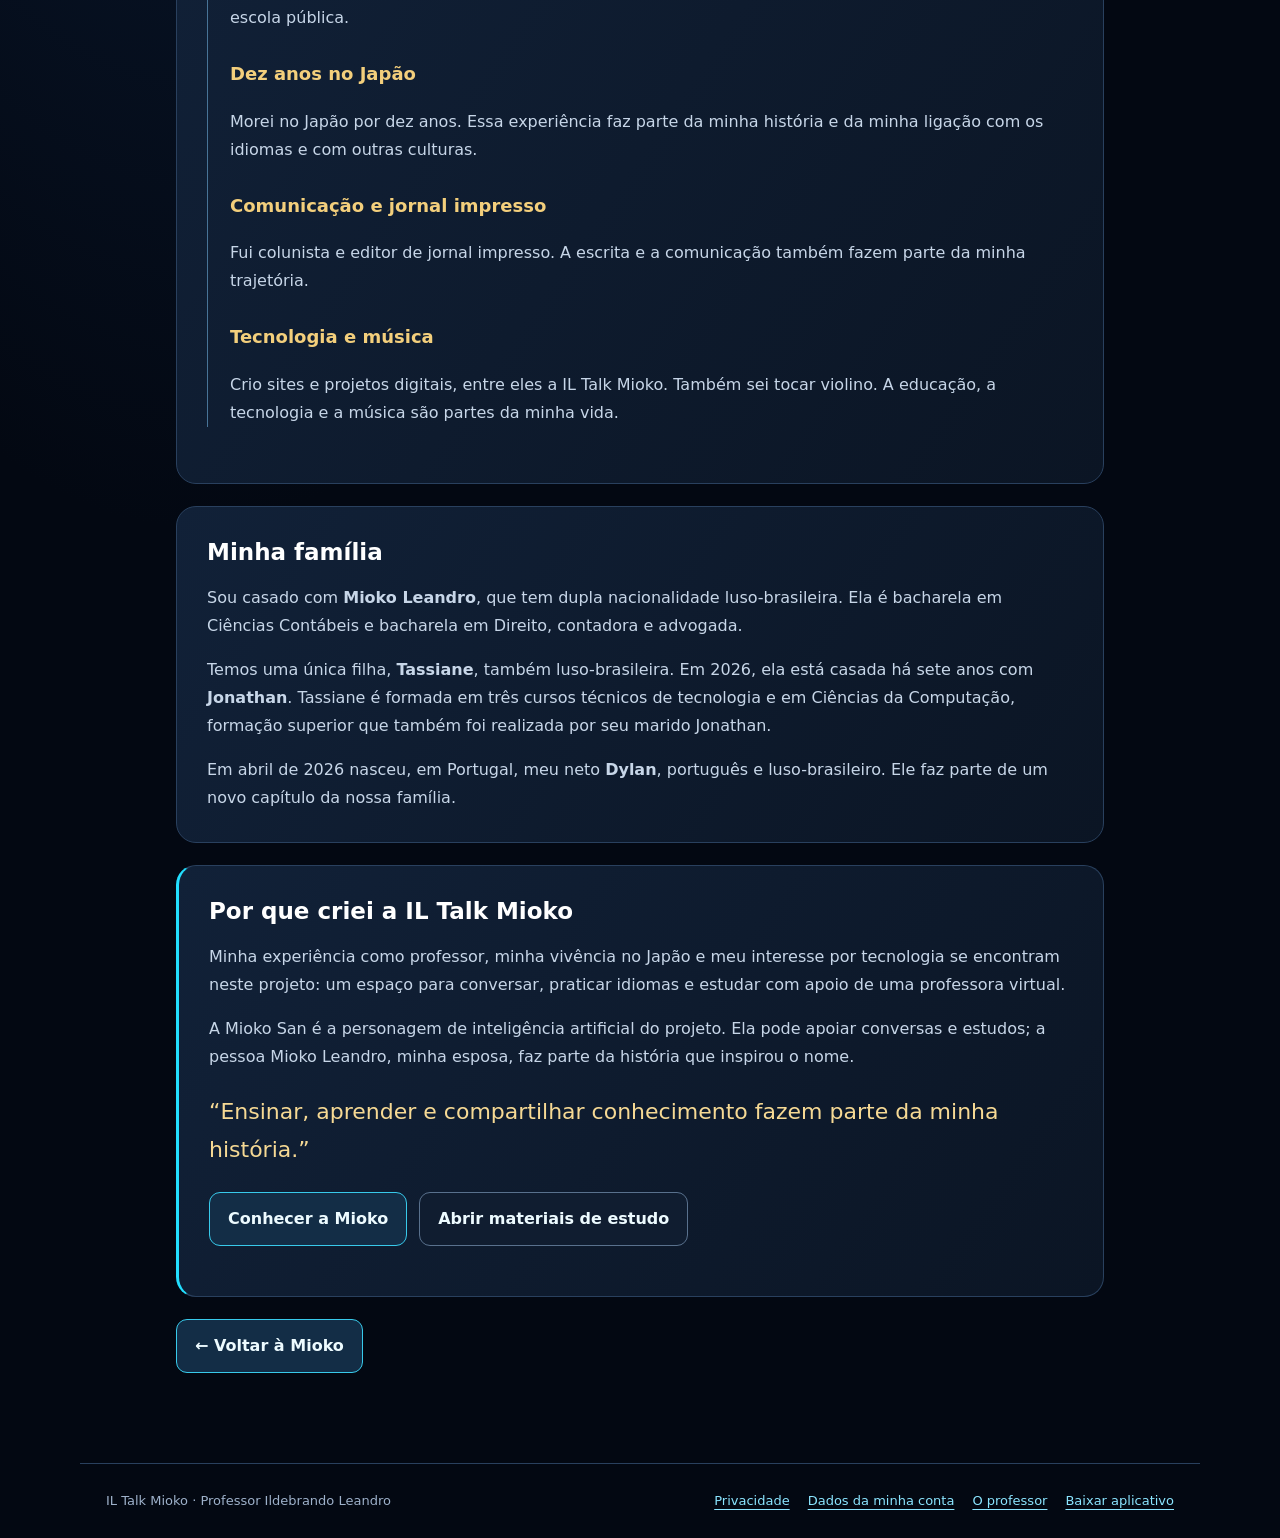
<file: sobre-o-professor.html>
<!doctype html><html lang="pt-BR"><head><meta charset="utf-8"><meta name="viewport" content="width=device-width,initial-scale=1"><title>Professor Ildebrando Leandro · IL Talk Mioko</title><meta name="description" content="Educação, tecnologia, dez anos no Japão e uma história de família por trás da IL Talk Mioko."><meta name="theme-color" content="#030812"><link rel="icon" href="assets/il-talk-leao.png"><link rel="canonical" href="https://mioko.il-talk.com.br/sobre-o-professor.html"><meta property="og:title" content="Professor Ildebrando Leandro · IL Talk Mioko"><meta property="og:image" content="https://mioko.il-talk.com.br/assets/il-talk-leao-social.jpg"><meta property="og:type" content="website"><link rel="stylesheet" href="public-pages.css?v=20261015-1"></head><body><a class="skip" href="#conteudo">Ir para o conteúdo</a><header class="siteTop"><a class="brandLink" href="./" data-return-mioko><img src="assets/il-talk-leao.png" alt="Leão do IL Talk"><span>IL TALK MIOKO<small>CONHECIMENTO QUE CONECTA</small></span></a><nav class="publicNav" aria-label="Navegação"><a href="privacidade.html">Privacidade</a><a href="exclusao-conta.html">Dados da minha conta</a><a href="sobre-o-professor.html" aria-current="page">O professor</a><a href="./" data-return-mioko>Voltar à Mioko</a></nav></header><main id="conteudo"><div class="actions"><a class="button secondary" href="./" data-return-mioko>← Voltar à Mioko</a></div><div class="v15Hero ilbp-mail-stage">
<img src="assets/site-cde7b0ddde7c.jpg" alt="IL Talk Cursos de Idiomas">
<svg class="v26Fx" viewBox="0 0 1740 771" preserveAspectRatio="none" aria-hidden="true">
 <defs>
  <linearGradient id="v26Worm" x1="0" y1="0" x2="1" y2="0">
   <stop offset="0" stop-color="#19dcff"/>
   <stop offset=".5" stop-color="#ff35c8"/>
   <stop offset="1" stop-color="#ffd84a"/>
  </linearGradient>
  <filter id="v26Glow" x="-80%" y="-80%" width="260%" height="260%">
   <feGaussianBlur stdDeviation="5" result="b"/>
   <feMerge><feMergeNode in="b"/><feMergeNode in="SourceGraphic"/></feMerge>
  </filter>
  <path id="v26Orb1" d="M45 370 C95 95 555 55 650 335 C705 505 530 670 285 650 C80 635 5 505 45 370Z"/>
  <path id="v26Orb2" d="M95 520 C205 680 565 655 655 425 C720 255 555 125 330 135 C135 145 45 330 95 520Z"/>
 </defs>
 <rect class="v26Worm" x="8" y="8" width="1724" height="755" rx="28" pathLength="2000"/>
 <path class="v26Arc arc1" d="M45 370 C95 95 555 55 650 335"/>
 <path class="v26Arc arc2" d="M95 520 C205 680 565 655 655 425"/>
 <circle class="v26Ball ball1" r="7"><animateMotion dur="4.8s" repeatCount="indefinite"><mpath href="#v26Orb1"/></animateMotion></circle>
 <circle class="v26Ball ball2" r="5.5"><animateMotion dur="6.2s" repeatCount="indefinite"><mpath href="#v26Orb2"/></animateMotion></circle>
</svg>

</div><p class="eyebrow">IL TALK MIOKO</p><h1>Professor Ildebrando Leandro</h1><p class="intro">Educação, tecnologia, dez anos no Japão e uma história de família por trás da IL Talk Mioko.</p><p class="updated">História contada pelo criador da IL Talk Mioko · Outubro de 2026.</p>
<article class="paper accent"><p class="eyebrow">EDUCAÇÃO · TECNOLOGIA · CULTURA</p><h2>Sou o Professor Ildebrando Leandro</h2><p>Minha trajetória reúne educação, gestão, comunicação e tecnologia. Sou o criador da IL Talk Mioko, um projeto que aproxima pessoas do conhecimento e da prática de idiomas. Tenho três formações de nível superior e aprendi, ao longo da vida, que ensinar também é continuar aprendendo.</p></article>
<div class="cards"><section class="paper"><span class="degree" aria-hidden="true">📣</span><h2>Marketing</h2><p>Tecnólogo em Marketing.</p></section><section class="paper"><span class="degree" aria-hidden="true">📚</span><h2>Administração</h2><p>Bacharelado em Administração.</p></section><section class="paper"><span class="degree" aria-hidden="true">🏃</span><h2>Educação Física</h2><p>Licenciatura em Educação Física.<br><strong>CREF 171.646-G/SP.</strong></p></section></div>
<article class="paper"><h2>Uma vida ligada ao ensino</h2><div class="timeline"><section><h3>Educação pública de São Paulo</h3><p>Trabalhei durante anos na educação pública de São Paulo como professor de Educação Física. Também lecionei em cursos técnicos de Marketing, Administração e Logística, além de dar aulas de Tecnologia na escola pública.</p></section><section><h3>Dez anos no Japão</h3><p>Morei no Japão por dez anos. Essa experiência faz parte da minha história e da minha ligação com os idiomas e com outras culturas.</p></section><section><h3>Comunicação e jornal impresso</h3><p>Fui colunista e editor de jornal impresso. A escrita e a comunicação também fazem parte da minha trajetória.</p></section><section><h3>Tecnologia e música</h3><p>Crio sites e projetos digitais, entre eles a IL Talk Mioko. Também sei tocar violino. A educação, a tecnologia e a música são partes da minha vida.</p></section></div></article>
<article class="paper"><h2>Minha família</h2><p>Sou casado com <strong>Mioko Leandro</strong>, que tem dupla nacionalidade luso-brasileira. Ela é bacharela em Ciências Contábeis e bacharela em Direito, contadora e advogada.</p><p>Temos uma única filha, <strong>Tassiane</strong>, também luso-brasileira. Em 2026, ela está casada há sete anos com <strong>Jonathan</strong>. Tassiane é formada em três cursos técnicos de tecnologia e em Ciências da Computação, formação superior que também foi realizada por seu marido Jonathan.</p><p>Em abril de 2026 nasceu, em Portugal, meu neto <strong>Dylan</strong>, português e luso-brasileiro. Ele faz parte de um novo capítulo da nossa família.</p></article>
<article class="paper accent"><h2>Por que criei a IL Talk Mioko</h2><p>Minha experiência como professor, minha vivência no Japão e meu interesse por tecnologia se encontram neste projeto: um espaço para conversar, praticar idiomas e estudar com apoio de uma professora virtual.</p><p>A Mioko San é a personagem de inteligência artificial do projeto. Ela pode apoiar conversas e estudos; a pessoa Mioko Leandro, minha esposa, faz parte da história que inspirou o nome.</p><p class="quote">“Ensinar, aprender e compartilhar conhecimento fazem parte da minha história.”</p><div class="actions"><a class="button" href="./" data-return-mioko>Conhecer a Mioko</a><a class="button secondary" href="estudos.html">Abrir materiais de estudo</a></div></article><div class="actions"><a class="button" href="./" data-return-mioko>← Voltar à Mioko</a></div></main><footer class="publicFooter"><span>IL Talk Mioko · Professor Ildebrando Leandro</span><nav aria-label="Rodapé"><a href="privacidade.html">Privacidade</a><a href="exclusao-conta.html">Dados da minha conta</a><a href="sobre-o-professor.html" aria-current="page">O professor</a><a href="baixar.html">Baixar aplicativo</a></nav></footer><script src="public-pages.js?v=20261015-1"></script></body></html>
</file>
<file: portal.css>
.portal[hidden],#lessonContent[hidden]{display:none!important}.portal h1{font-size:clamp(25px,5vw,36px);margin:8px 0 14px}.portal p{line-height:1.6;color:#b8c9de}.portalGrid{display:grid;grid-template-columns:repeat(2,minmax(0,1fr));gap:18px}.portalGrid>.panel{min-width:0}.portal label{display:block;margin:14px 0 6px}.portal input,.portal textarea,.portal select{display:block;width:100%;max-width:100%;padding:12px;background:#111b2b;color:#fff;border:1px solid #526780;border-radius:10px;font:inherit}.portal textarea{min-height:110px;resize:vertical}.portal .tools{margin-top:16px}.portalSummary{display:flex;flex-wrap:wrap;gap:10px;margin:18px 0}.portalSummary span{background:#111b2b;border:1px solid #34445e;padding:12px;border-radius:12px}.portalList{list-style:none;padding:0}.portalList li{border-bottom:1px solid #29364e;padding:14px 0;overflow-wrap:anywhere}.portalList li p{white-space:pre-wrap}.portal small{display:block;color:#9bb0c8;line-height:1.6}.portal .notice{color:#f5d29e}.portal button:focus-visible{outline:2px solid #fff;outline-offset:3px}.portal a{color:#9cdeff}@media(max-width:700px){.portalGrid{grid-template-columns:1fr}.portal .nb{min-height:44px}.portalSummary{flex-direction:column}}
</file>
<file: interface.css>
/* Shared interface polish. The approved lion artwork and audio controls stay in place. */
#login .loginCard{max-width:600px!important;padding:22px!important;border-color:#263b53;box-shadow:0 20px 60px #0006}
#login .seoTitle{font-size:clamp(25px,5vw,34px);line-height:1.2;letter-spacing:0;margin:22px 0 12px}
#login .loginCard>p{font-size:15px;line-height:1.6;color:#b9c8dc}
#login .loginCard input{min-height:50px;font-size:16px;border-radius:12px;background:#101b2b;margin:0;border-color:#35475e}
#login #email{margin:12px 0 10px}#login .miokoPasswordField{margin:0 0 12px}#login #pass{padding-right:58px}
.nb{font:600 14px/1.35 Arial,sans-serif;text-decoration:none;min-height:44px;padding:12px 16px;border-radius:12px;background:#102034;border:1px solid #355270;color:#edf5ff;box-shadow:none;transition:background .15s,border-color .15s}
.nb:hover{background:#182e47;border-color:#58bed2;box-shadow:none;transform:none}.nb.active,.nb.sel{background:#293529;border-color:#cfb576;color:#ffe3a2;box-shadow:none}
.nb:focus-visible{outline:2px solid #78e4ef;outline-offset:3px}
#enter,#send,#begin{background:#dfc17f;color:#112030;border-color:#dfc17f;box-shadow:none;font-weight:700}#enter:hover,#send:hover,#begin:hover{background:#efd69f}
#login .authActions{justify-content:center}#login .authActions .nb{background:transparent;border-color:#344e6c}
#login .seoAccess{font-size:13px!important;color:#94a8c0!important}#authStatus:empty{display:none}
.miokoPublicLinks{display:flex;justify-content:center;align-items:center;gap:10px 22px;flex-wrap:wrap;margin:24px 0;padding:18px 0;border-top:1px solid #26394f}
.miokoPublicLinks a,#login .miokoPublicLinks a{display:inline-flex;align-items:center;min-height:44px;padding:5px 2px;font:500 13px/1.4 Arial,sans-serif;color:#b4c8df;border:0;border-radius:0;background:none;box-shadow:none;text-decoration:none}
.miokoPublicLinks a:hover{color:#f4d596;text-decoration:underline;text-underline-offset:4px}
#login .miokoCommerce{border-radius:16px;padding:20px;background:#0f1c2e;border-color:#2a425e}
#login .miokoCommerce h2{font-size:20px;line-height:1.35;letter-spacing:0;color:#e8f0fb}#login .miokoCommerce h3{letter-spacing:0}
#login .miokoCommerce .price{font-size:30px;letter-spacing:0}.seoInfo{font-size:14px}
#app header{position:relative;gap:16px;padding:16px max(20px,calc((100vw - 1160px)/2));background:#08111f}
#app header nav{gap:8px;align-items:center}#app header nav .nb{white-space:nowrap}
#app header>.miokoAdminLink{display:none!important}#openMiokoRoom{border-color:#a99159}#openMiokoRoom.active{background:#dfc17f;color:#112030}
#app .exitBtn{border-color:#69505a!important;background:transparent;color:#dcc9cf}
#app main{padding-top:20px}.hero{grid-template-columns:minmax(0,1fr) auto;align-items:center;padding:18px 22px;gap:18px}
.hero h1{font-size:clamp(23px,4vw,32px);line-height:1.2;margin:8px 0 10px}.hero p{font-size:14px;line-height:1.55;margin:0}
.hero .mioko{background:none;padding:0;min-width:100px}.hero .miokoPortrait{width:82px;height:82px;margin:0 auto 6px}.hero .mioko h2{font-size:15px;margin:0}.hero .mioko span{font-size:11px}
.portalMioko{display:flex;align-items:center;gap:20px;padding:20px;border:1px solid #31475f;border-radius:18px;background:linear-gradient(110deg,#17283d,#0c1829);margin:20px 0}
.portalMioko>img{display:block;width:90px;height:115px;object-fit:contain;background:#08101c;border-radius:12px}.portalMioko b{font-size:21px;color:#f1d292}.portalMioko p{margin:4px 0 12px;font-size:14px}.portalMioko button{background:#dfc17f;border-color:#dfc17f;color:#112030}
.portalGrid .panel{box-shadow:none;border-color:#293d55;background:#0d1828}.portalSummary span{font-size:14px;padding:12px 16px}
#app footer{padding:22px 20px;color:#8095af;font-size:12px}#app footer .miokoPublicLinks{max-width:900px;margin:0 auto 14px}
@media(max-width:760px){
 #login .loginCard{padding:16px!important;width:94vw!important}.nb{padding:11px 13px;font-size:14px}
 #app header{padding:14px 18px;gap:12px}#app header nav{display:grid;grid-template-columns:repeat(3,minmax(0,1fr));width:100%;gap:7px}#app header nav .nb{font-size:12px;padding:11px 7px;min-width:0;white-space:normal}
 #app header nav #openMiokoRoom{font-size:13px}#app main{padding:18px 14px}.hero{grid-template-columns:minmax(0,1fr) 82px;padding:16px;gap:12px}.hero .mioko{min-width:0}.hero .miokoPortrait{width:70px;height:70px}.hero .mioko span{display:none}.hero>div>small{font-size:10px}.hero h1{font-size:23px}.hero p{font-size:13px}
 .tools,.quick{display:grid;grid-template-columns:repeat(2,minmax(0,1fr));gap:8px}.tools>.nb,.quick>.nb{width:100%;min-width:0;font-size:13px;text-align:center}
 .langs{gap:6px}.langs .nb{flex:1 1 28%;padding:10px 6px;font-size:12px}.panel{padding:17px}.roomHead h2{font-size:21px}.roomHead>button{width:100%}
 #userVideoBox{min-height:95px;padding:12px}#userVideoBox .big{font-size:34px}#miokoVideo .miokoVideoPortrait{height:clamp(260px,52vh,420px)}
 .portalMioko{padding:16px;gap:14px}.portalMioko>img{width:72px;height:100px}.portalMioko b{font-size:19px}.portalMioko p{font-size:13px}.portalMioko button{font-size:13px}
 .miokoPublicLinks{gap:4px 18px}#login .miokoPublicLinks a{font-size:13px}
}
</file>
<file: admin.css>
:root{color-scheme:dark}*{box-sizing:border-box}body{margin:0;background:#0c1728;color:#edf5ff;font:15px/1.55 system-ui,sans-serif}main{max-width:1220px;margin:auto;padding:30px 24px 60px}h1{font-size:34px;line-height:1.2;margin:0 0 8px}h2{font-size:22px;margin:0 0 16px}h3{margin:0 0 10px}p{margin:8px 0}a{color:#b6dfff}.muted{color:#aabed4;font-size:13px}.top{display:flex;align-items:center;justify-content:space-between;gap:20px;margin-bottom:26px}.eyebrow{color:#7ee6d0;font-weight:800;font-size:12px;letter-spacing:.12em}.card{padding:24px;border:1px solid #304763;border-radius:18px;background:#14253a;margin-bottom:20px}.login{max-width:460px;margin:60px auto}.hide,[hidden]{display:none!important}label{display:block;margin:13px 0 6px}input,select{width:100%;padding:12px;border:1px solid #52708e;border-radius:10px;background:#0d1c2e;color:#fff;font:inherit;min-height:46px}input[type=checkbox]{width:20px;min-height:20px;margin-right:8px;vertical-align:middle}button,.button{padding:12px 18px;border:0;border-radius:10px;background:#79e2ce;color:#0d2733;font:700 14px system-ui,sans-serif;cursor:pointer;text-decoration:none}button:disabled{opacity:.5;cursor:wait}.secondary{background:#273d58;color:#edf5ff}.row{display:flex;gap:12px;align-items:center;flex-wrap:wrap}.row select{width:auto}.login button{width:100%;margin-top:18px}.metrics{display:grid;grid-template-columns:repeat(4,1fr);gap:14px;margin:22px 0}.metric{padding:22px;background:#14253a;border:1px solid #304763;border-radius:16px}.metric strong{display:block;font-size:32px;margin:9px 0;color:#fff}.metric span{color:#b9cee3;font-size:13px}.metric.highlight{border-color:#5fbdaa}.two{display:grid;grid-template-columns:1fr 1fr;gap:20px}.two .card{min-width:0}.tableWrap{overflow:auto}table{width:100%;border-collapse:collapse;font-size:14px}th{text-align:left;font-size:12px;color:#afc6dd;font-weight:600}td,th{padding:12px 9px;border-bottom:1px solid #2b415b;vertical-align:top}tbody tr:last-child td{border-bottom:0}.flag{font-size:22px;margin-right:10px;vertical-align:middle}.status{color:#b7e9de;font-size:14px;white-space:pre-wrap;min-height:22px}.tabnav{display:flex;gap:8px;flex-wrap:wrap;margin:24px 0}.tabnav button{background:#20364e;color:#d3e5f5}.tabnav button.active{background:#79e2ce;color:#0d2733}.settings{max-width:720px}.badge{display:inline-block;padding:3px 9px;border-radius:7px;font-size:12px;background:#29455d}.badge.paid{background:#194e45;color:#a0f6de}.chart{width:100%;height:180px;display:block}.empty{padding:18px 0;color:#adbed0}.received{padding:14px;border:1px solid #5b7d98;border-radius:10px;margin-top:18px}.subnav{display:flex;gap:14px;flex-wrap:wrap}@media(max-width:850px){.metrics{grid-template-columns:repeat(2,1fr)}.two{grid-template-columns:1fr}.top{align-items:flex-start}main{padding:24px 16px}h1{font-size:28px}}@media(max-width:440px){.metric{padding:16px}.metric strong{font-size:26px}.card{padding:18px}}

.countryHighlights{display:grid;grid-template-columns:repeat(auto-fit,minmax(140px,1fr));gap:12px;margin:0 0 20px}.countryCard{display:flex;flex-direction:column;gap:6px;padding:16px;border:1px solid #3a5877;border-radius:14px;background:#0d1c2e}.countryFlag{font-size:38px;line-height:1.3}.countryCard>span:last-child{color:#aabed4;font-size:13px}
</file>
<file: business.css>
.miokoCommerce{margin-top:22px;padding:22px;border:1px solid #49617f;border-radius:18px;background:#16253c;color:#eef6ff;text-align:left}.miokoCommerce h2{margin:0 0 10px;font-size:22px}.miokoCommerce h3{margin:20px 0 8px;font-size:17px}.miokoCommerce p{line-height:1.6}.miokoCommerce .price{font-size:30px;font-weight:800;color:#7ce3cf}.miokoCommerce label{display:block;margin:10px 0 5px;font-size:14px}.miokoCommerce input,.miokoCommerce select{display:block;width:100%;min-height:44px;padding:10px;border:1px solid #5c7293;border-radius:10px;background:#101a2b;color:white}.miokoCommerce input[type=checkbox]{display:inline-block;width:18px;min-height:18px;margin-right:8px;vertical-align:middle}.miokoCommerce button,.miokoCommerce .payLink{display:block;width:100%;padding:13px;margin-top:12px;border:0;border-radius:10px;background:#7ce3cf;color:#102536;font-weight:750;text-align:center;text-decoration:none;cursor:pointer}.miokoCommerce .subtle{font-size:13px;color:#c7d8ea}.miokoCommerce details{border-top:1px solid #3b5070;margin-top:18px;padding-top:14px}.miokoCommerce summary{cursor:pointer;font-weight:650}.miokoCommerce .commerceStatus{font-size:14px;white-space:pre-wrap}.miokoGeoChoice{position:fixed;bottom:14px;left:14px;right:14px;max-width:720px;margin:auto;z-index:2000;padding:18px 20px;border:1px solid #6a84a5;border-radius:16px;background:#13253d;color:#f4f8ff;box-shadow:0 10px 40px #0008;text-align:left;font:14px/1.5 system-ui,sans-serif}.miokoGeoChoice p{margin:0 0 12px}.miokoGeoChoice button{padding:10px 14px;margin:4px 8px 0 0;border:1px solid #aac8e7;border-radius:9px;background:#7ce3cf;color:#102536;font-weight:700;cursor:pointer}.miokoGeoChoice button:last-child{background:transparent;color:#f4f8ff}.miokoGeoChoice a{color:#bfe4ff}.miokoAdminLink{display:inline-block;margin-top:14px;color:#bfe4ff}
</file>
<file: public-pages.css>
:root{color-scheme:dark;--bg:#030812;--panel:#0d1727;--line:#29405e;--cyan:#22dfff;--gold:#f3cf7c;--text:#eef4ff;--muted:#b5c6db}*{box-sizing:border-box}body{margin:0;background:radial-gradient(ellipse at 15% 0,#10284a 0,transparent 48%),var(--bg);color:var(--text);font:16px/1.75 system-ui,sans-serif}a{color:#8be5ff;text-underline-offset:4px}button,input,textarea,select{font:inherit}a:focus-visible,button:focus-visible,input:focus-visible,select:focus-visible{outline:3px solid var(--gold);outline-offset:4px}.skip{position:absolute;top:-90px;left:16px;background:#172b47;padding:12px;z-index:10}.skip:focus{top:10px}.siteTop{max-width:1120px;margin:auto;padding:22px 26px;display:flex;justify-content:space-between;align-items:center;gap:22px}.brandLink{display:flex;align-items:center;gap:12px;text-decoration:none;color:white;font-weight:800;letter-spacing:.12em}.brandLink img{width:48px;height:48px;border-radius:50%;object-fit:cover;box-shadow:0 0 18px #22dfff77}.brandLink small{display:block;color:var(--gold);font-size:10px;letter-spacing:.2em}.publicNav{display:flex;gap:16px;flex-wrap:wrap;font-size:14px}.publicNav a[aria-current=page]{color:var(--gold)}main{max-width:980px;margin:auto;padding:10px 26px 70px}.v15Hero{position:relative;overflow:hidden;border-radius:22px;background:#020915;border:1px solid #24466a;box-shadow:0 0 35px #00bfff16;margin-bottom:36px}.v15Hero>img{display:block;width:100%;height:auto}.v26Fx{position:absolute;inset:0;width:100%;height:100%;pointer-events:none}.v26Worm{fill:none;stroke:url(#v26Worm);stroke-width:5;stroke-linecap:round;stroke-dasharray:90 1910;filter:url(#v26Glow);animation:v26worm 5.4s linear infinite}.v26Arc{fill:none;stroke-linecap:round;filter:url(#v26Glow);opacity:.72}.v26Arc.arc1{stroke:#19dcff;stroke-width:3;stroke-dasharray:210 800;animation:v26arc1 4.8s linear infinite}.v26Arc.arc2{stroke:#ff35c8;stroke-width:2.3;stroke-dasharray:150 850;opacity:.52;animation:v26arc2 6.2s linear infinite reverse}.v26Ball{fill:white;filter:url(#v26Glow)}.v26Ball.ball1{stroke:#19dcff;stroke-width:4}.v26Ball.ball2{stroke:#ff35c8;stroke-width:3}@keyframes v26worm{to{stroke-dashoffset:-2000}}@keyframes v26arc1{to{stroke-dashoffset:-1010}}@keyframes v26arc2{to{stroke-dashoffset:-1000}}.eyebrow{font-size:12px;font-weight:800;letter-spacing:.18em;color:var(--gold);text-transform:uppercase}h1{font-size:clamp(30px,6vw,52px);line-height:1.15;margin:14px 0 20px;letter-spacing:-.03em}h2{font-size:23px;line-height:1.35;color:#fff;margin:0 0 14px}h3{font-size:18px;color:var(--gold)}.intro{font-size:19px;color:#c7d6e8;max-width:740px}.updated{color:#94a9c3;font-size:13px;margin-bottom:28px}.paper{background:linear-gradient(125deg,#112138,#0b1524);border:1px solid var(--line);border-radius:20px;padding:30px;margin:22px 0}.paper p{color:#c7d6e8}.paper p:last-child{margin-bottom:0}.accent{border-left:3px solid var(--cyan)}.cards{display:grid;grid-template-columns:repeat(3,minmax(0,1fr));gap:16px}.cards .paper{margin:0;padding:22px;min-width:0}.degree{display:block;font-size:32px;line-height:1.5;margin-bottom:8px}.actions{display:flex;gap:12px;flex-wrap:wrap;margin:20px 0}.button,button{display:inline-block;background:#132d46;color:#edfbff;border:1px solid #38caeb;border-radius:11px;padding:12px 18px;text-decoration:none;cursor:pointer;font-weight:650;min-height:46px}.button:hover,button:hover{box-shadow:0 0 16px #22dfff33;border-color:#ff68ce}.secondary{border-color:#59718d;background:#101d30}.danger{border-color:#eb927f;color:#ffcfbf}label{display:block;margin:14px 0 6px}input,select,textarea{width:100%;padding:12px;border:1px solid #526b88;border-radius:9px;background:#071120;color:#fff}input[type=checkbox]{width:20px;min-width:20px;margin-right:10px;vertical-align:middle}.inlineLabel{display:flex;align-items:flex-start;gap:4px}.inlineLabel input{margin-top:6px}textarea{min-height:170px;resize:vertical}.note{font-size:14px;color:var(--muted)}.status{color:#9befe2;min-height:28px}.toc{display:flex;flex-wrap:wrap;gap:10px 20px;font-size:14px}.timeline{padding-left:22px;border-left:1px solid #487497}.timeline section{margin:26px 0}.quote{font-size:22px;color:#f6d994!important}.publicFooter{border-top:1px solid var(--line);max-width:1120px;margin:auto;padding:26px;display:flex;gap:20px;justify-content:space-between;flex-wrap:wrap;color:#9eb1ca;font-size:13px}.publicFooter nav{display:flex;gap:18px;flex-wrap:wrap}.tableWrap{overflow:auto}table{width:100%;border-collapse:collapse}td,th{text-align:left;padding:12px;border-bottom:1px solid var(--line);vertical-align:top}th{color:var(--gold)}@media(max-width:680px){.siteTop{align-items:flex-start;flex-direction:column;padding:18px}.publicNav{gap:10px 16px}main{padding:8px 18px 45px}.paper{padding:22px}.cards{grid-template-columns:1fr}.v15Hero{border-radius:14px;margin-bottom:25px}.intro{font-size:17px}.actions{flex-direction:column}.actions>*{text-align:center;width:100%}}@media(prefers-reduced-motion:reduce){*,*::before,*::after{animation:none!important;scroll-behavior:auto!important}.v26Ball{display:none}}
</file>
